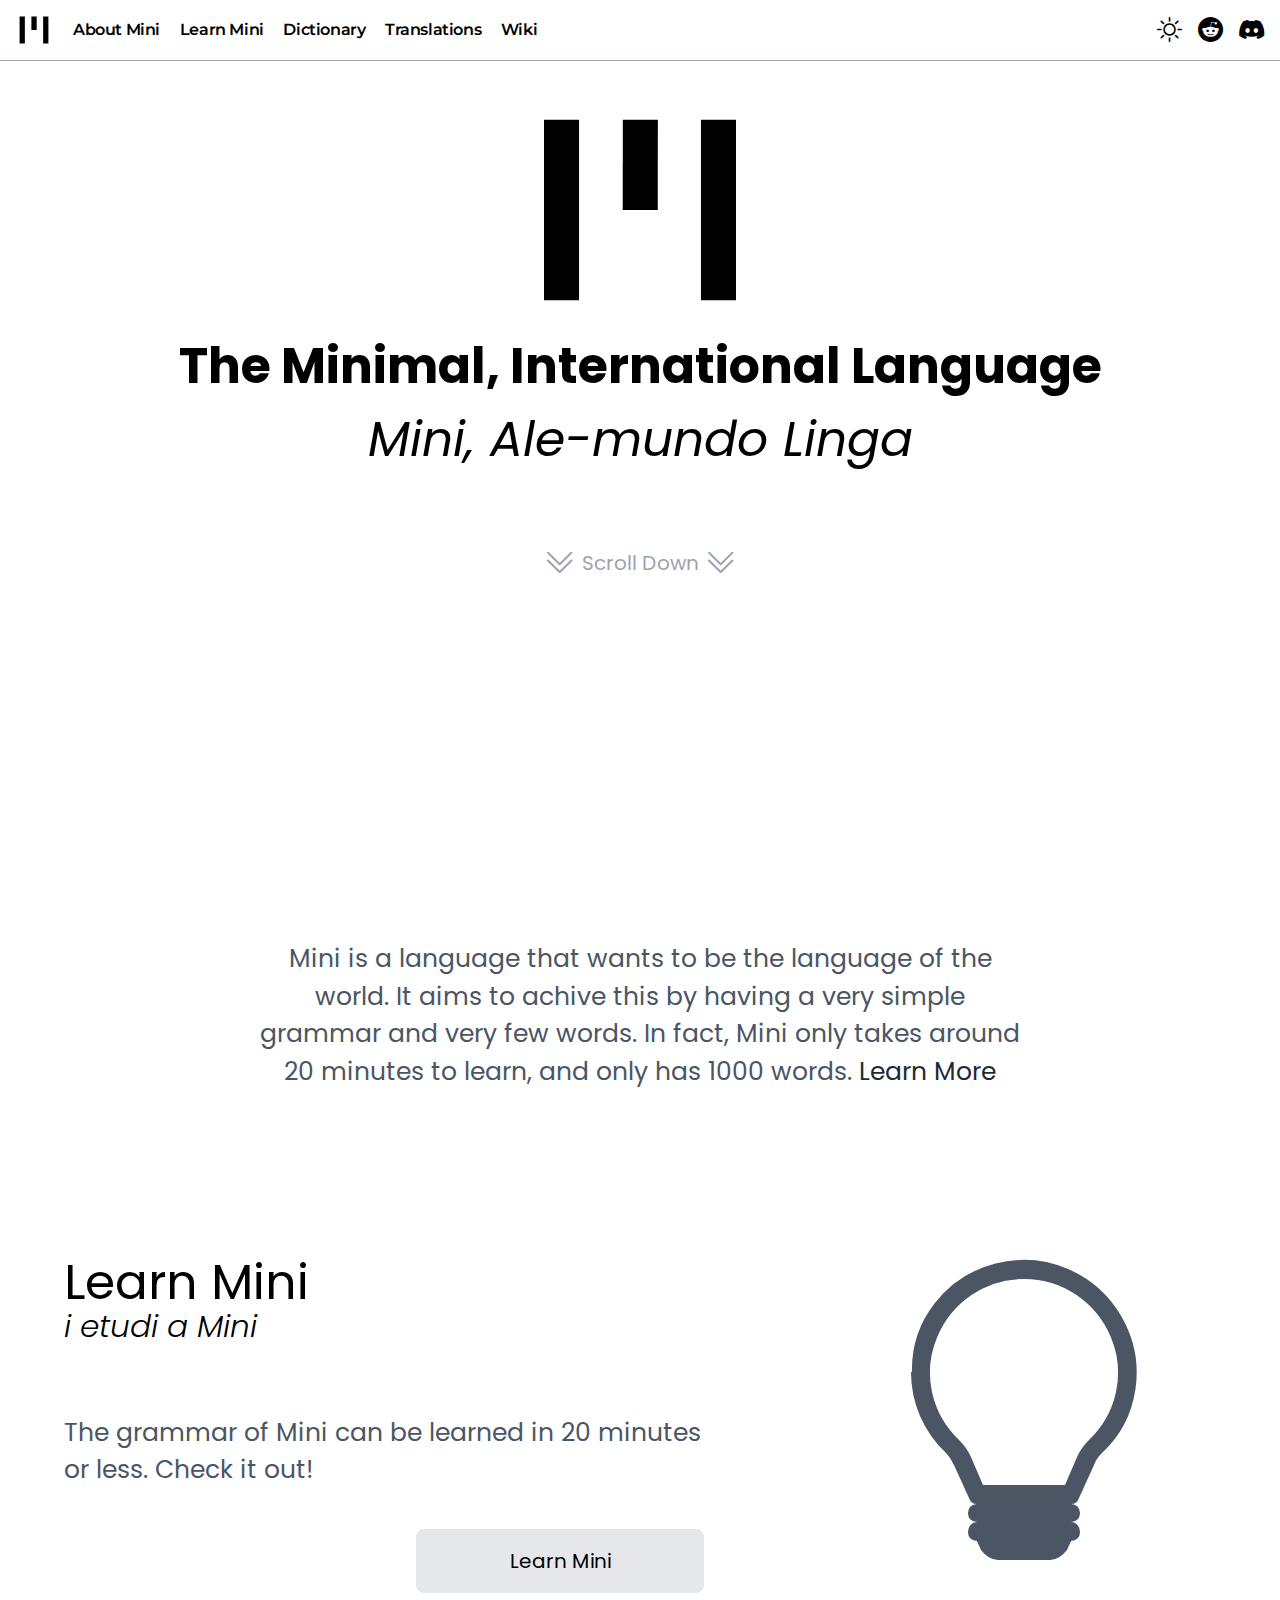
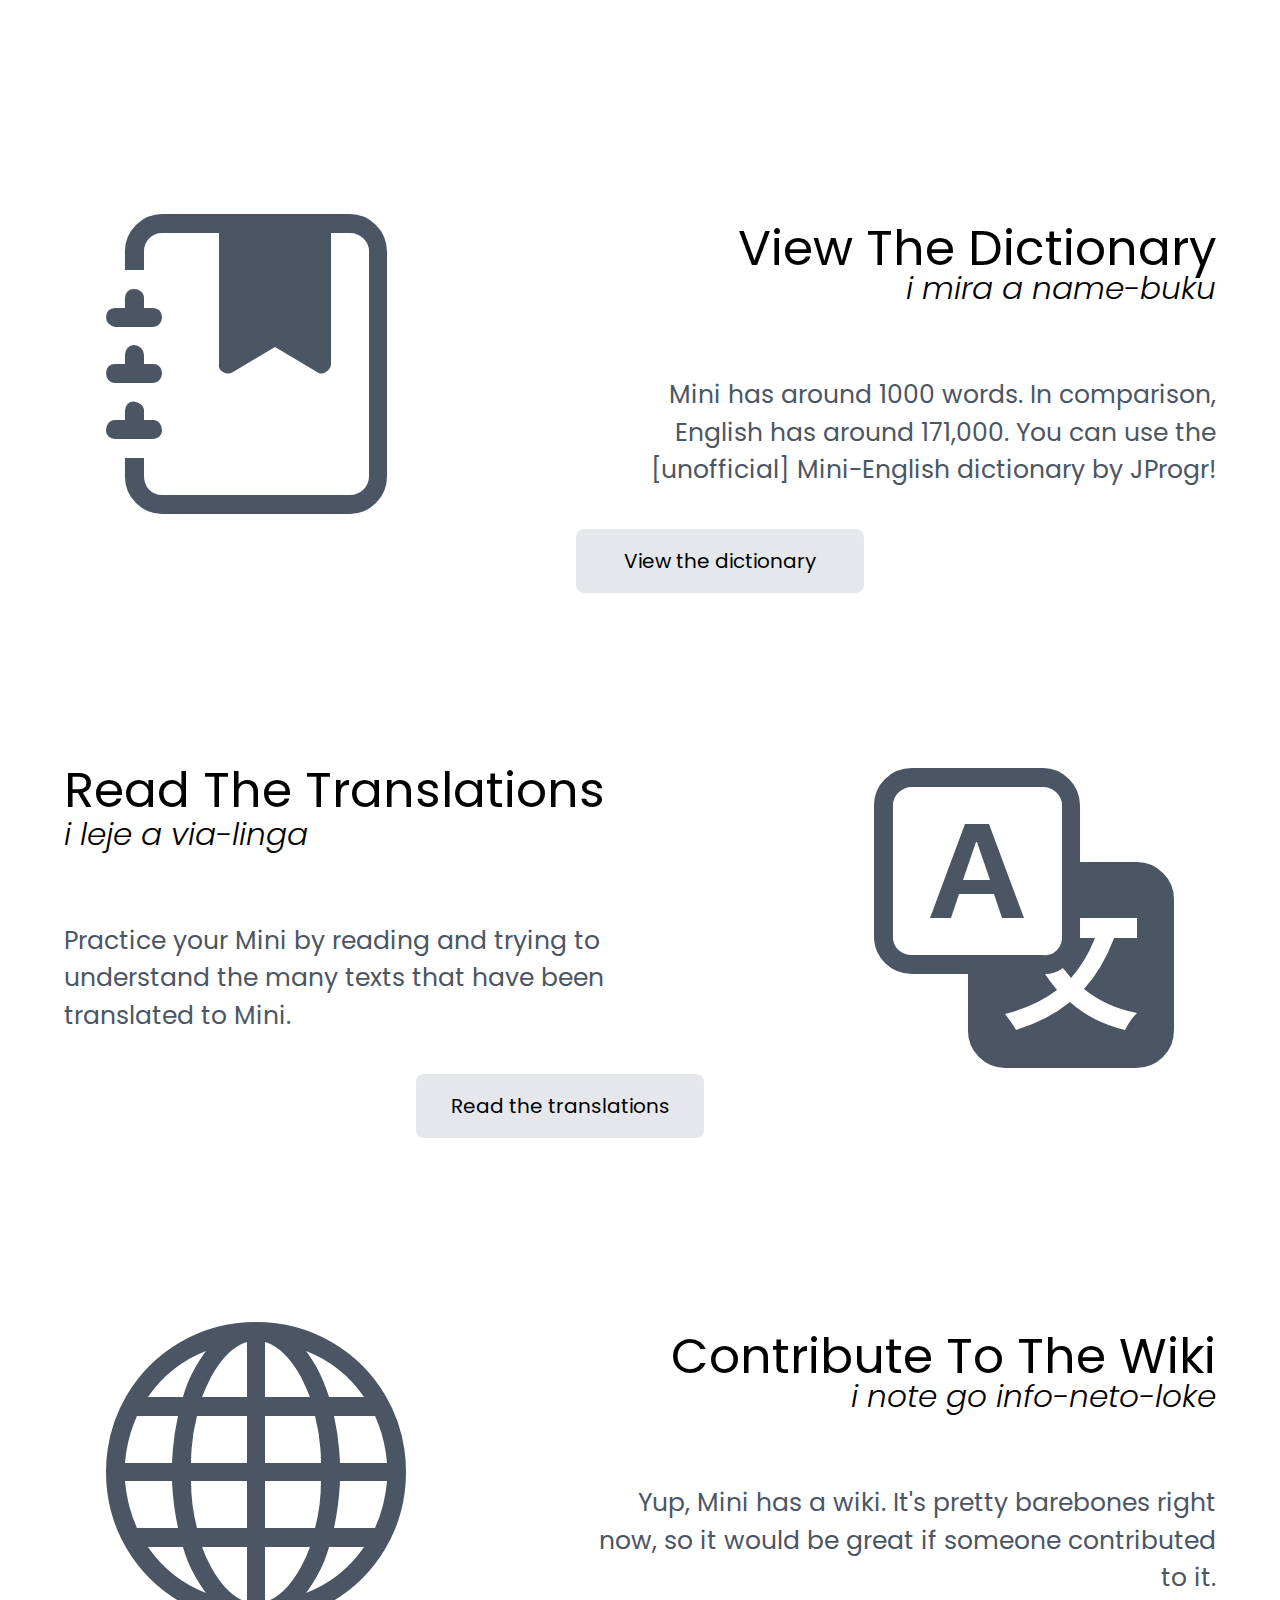
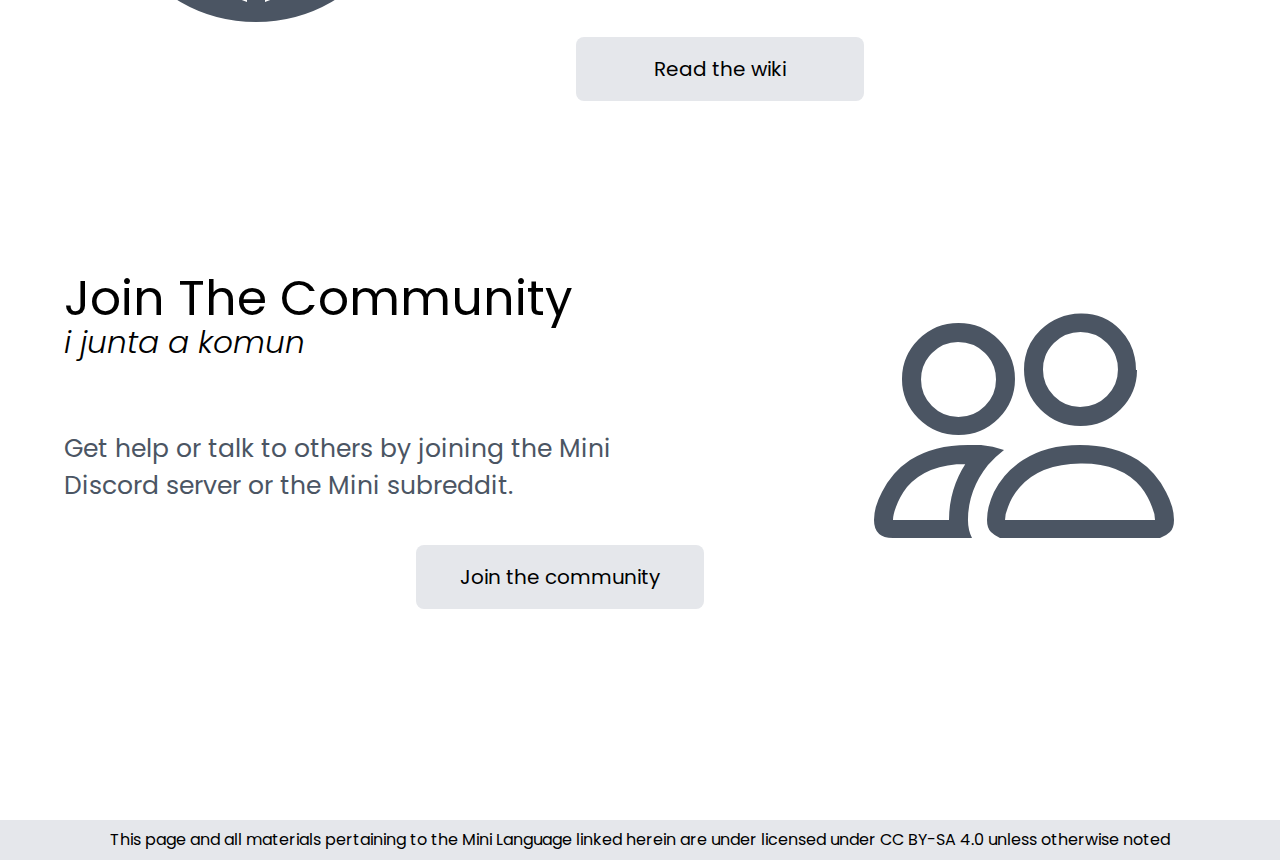
<file: index.html>
<!DOCTYPE html>
<html lang="en">

<head>
    <meta charset="UTF-8">
    <meta name="viewport" content="width=device-width, initial-scale=1.0">
    <link href="/css/output.css" rel="stylesheet">
    <link rel="stylesheet" href="https://cdn.jsdelivr.net/npm/bootstrap-icons@1.11.3/font/bootstrap-icons.min.css">
    <title>The Minimal, International Language</title>
    <link rel="icon" href="/favicon.svg" sizes="any" type="image/svg+xml" />
    <script>
        function refreshDarkMode() {
            if (localStorage.theme === 'dark' || (!('theme' in localStorage) && window.matchMedia('(prefers-color-scheme: dark)').matches)) {
                document.documentElement.classList.add('dark')
                document.querySelector("link[rel~='icon']").href = "/favicon-dark.svg";
                for (var v of document.getElementsByClassName('favicon')) {
                    v.src = "/favicon-dark.svg"
                }
                //                document.body.classList.push("dark")
                var colorSchemeSwitch = document.getElementById('color-scheme-switch')
                colorSchemeSwitch.classList.remove("bi-sun")
                colorSchemeSwitch.classList.add("bi-moon")
            } else {
                document.documentElement.classList.remove('dark')
                document.querySelector("link[rel~='icon']").href = "/favicon.svg";
                for (var v of document.getElementsByClassName('favicon')) {
                    v.src = "/favicon.svg"
                }
                document.documentElement.style.setProperty('color-scheme', 'only light')
                var colorSchemeSwitch = document.getElementById('color-scheme-switch')
                colorSchemeSwitch.classList.remove("bi-moon")
                colorSchemeSwitch.classList.add("bi-sun")
            }
        }
        refreshDarkMode()

        function switchColorSchemes() {
            if (localStorage.theme === 'dark') {
                localStorage.theme = 'light'
            }
            else {
                localStorage.theme = 'dark'
            }
            refreshDarkMode()
        }
    </script>
</head>



<body class="self-center align-middle text-center items-center overflow-x-hidden dark:bg-black">
    <div class=" text-left items-start fixed w-full">
        <ul class="bg-white dark:bg-black py-3">
                <li class="inline px-2 ps-4 tracking-tight montserrat-semibold align-middle dark:text-white"><a
                                href="/"> <img src="/favicon.svg" alt="Home"
                                        class="inline size-9 align-middle favicon"></a></li>
                <li class="inline px-2 tracking-tight montserrat-semibold align-middle dark:text-white"><a
                                href="/about"> About
                                Mini </a></li>
                <li class="inline px-2 tracking-tight montserrat-semibold align-middle disappearing dark:text-white"><a
                                href="/learn"> Learn
                                Mini </a></li>
                <li class="inline px-2 tracking-tight montserrat-semibold align-middle disappearing dark:text-white"><a
                                href="https://jprogr.github.io/buku-name"> Dictionary </a></li>
                <li class="inline px-2 tracking-tight montserrat-semibold align-middle disappearing dark:text-white"><a
                                href="/translations">
                                Translations </a></li>
                <li class="inline px-2 tracking-tight montserrat-semibold align-middle disappearing dark:text-white"><a
                                href="https://minilang.fandom.com/wiki/Mini_Wiki"> Wiki </a></li>

                <li class="inline px-2 pe-4 align-middle float-right "> <a href="https://discord.gg/ajA6Z4VrkJ"><i
                                        class="bi bi-discord text-2xl align-middle dark:text-white"></i></a></li>
                <li class="inline px-2 align-middle float-right "> <a href="https://www.reddit.com/r/MiniLang/"><i
                                        class="bi bi-reddit text-2xl align-middle dark:text-white"></i></a></li>
                <li class="inline px-2 align-middle float-right "> <button onclick="switchColorSchemes()" class="bg-transparent"><i
                                        id="color-scheme-switch"
                                        class="bi bi-sun text-2xl align-middle dark:text-white"></i></a></li>

        </ul>
        <hr class="border-0 bg-gray-400" style="height: 0.5px;">
</div>




<div class="w-full h-screen">
    <img src="/favicon.svg" alt="Home" class="inline align-middle favicon"
        style="width: 15rem; height: 15rem; margin-top: 7%" id="logo">
    <h1 class="poppins-bold text-2xl md:text-5xl dark:text-white">The Minimal, International Language</h1>
    <h1 class="poppins-italic text-2xl md:text-5xl dark:text-white">Mini, Ale-mundo Linga</h1>
    
    <div class=" mt-16 text-xl text-gray-400 dark:text-gray-600"><i
            class="bi bi-chevron-double-down inline text-3xl align-middle"></i>
        <p class="inline align-middle poppins-regular">Scroll Down</p> <i
            class="bi bi-chevron-double-down inline text-3xl align-middle"></i>
    </div>
    
</div>

<div class=" w-3/5 m-auto text-xl md:text-2xl poppins-regular text-gray-600 -mt-20 md:mt-10 dark:text-gray-400">
    <p>Mini is a language that wants to be the language of the world. It aims to achive this by having a very simple grammar and very few words. In fact, Mini only takes around 20 minutes to learn, and only has 1000 words. <a href="/about" class=" text-gray-800 dark:text-gray-200">Learn More</a></p>
</div>



<script>
    if (screen.width < 1200) {
        try {
            document.getElementById('logo').style.width = '7rem'
            document.getElementById('logo').style.height = '7rem'
            document.getElementById('logo').style.marginTop = '40%'
        }
        catch { }

        try {
            document.getElementById('logo2').style.width = '7rem'
            document.getElementById('logo2').style.height = '1rem'
            document.getElementById('logo2').style.marginTop = '40%'
        }
        catch { }
    }
</script>



<p> </p>
<div class="w-full mt-20">
    <div class="text-start ml-16 w-3/4 md:w-1/2 float-left mt-16 inline-block dark:text-white">
        <p class="text-3xl md:text-5xl poppins-regular -mb-5 leading-none">Learn Mini</p>
        <p class="text-2xl md:text-3xl poppins-lightitalic mt-4 disappearing">i etudi a Mini</p>
        <p class="text-1xl md:text-2xl text-gray-600 dark:text-gray-400 mt-8 md:mt-16 poppins-regular">
            The grammar of Mini can be learned in 20 minutes or less. Check it out!</p>
        <a class="text-base md:text-xl bg-gray-200 dark:bg-gray-800 w-48 md:w-72 h-12 md:h-16 mt-10 float-end rounded-lg poppins-regular text-center leading-[4rem]"
            href='/learn'>Learn Mini</a>
    </div>
    <i class="bi bi-lightbulb disappearing text-gray-600 dark:text-gray-400 mt-16 ml-16" style=" font-size: 300px"></i>
</div>

<p> </p>
<div class=" w-full float-left md:float-right mr-16 mt-20 dark:text-white">
    <div class=" text-start md:text-end ml-16 w-3/4 md:w-1/2 float-left md:float-right mt-16">
        <p class="text-3xl md:text-5xl poppins-regular -mb-5">View The Dictionary</p>
        <p class="text-2xl md:text-3xl poppins-lightitalic disappearing">i mira a name-buku</p>
        <p class="text-1xl md:text-2xl text-gray-600 dark:text-gray-400 mt-8 md:mt-16 poppins-regular">
            Mini has around 1000 words. In comparison, English has around 171,000. You can use the [unofficial] Mini-English dictionary by JProgr!</p>
        <a class="text-base md:text-xl bg-gray-200 dark:bg-gray-800 w-48 md:w-72 h-12 md:h-16 mt-10 md:float-start float-end rounded-lg poppins-regular text-center leading-[4rem]"
            href='https://jprogr.github.io/buku-name/'>View the dictionary</a>

    </div>
    <i class="bi bi-journal-bookmark-fill disappearing text-gray-600 dark:text-gray-400 mt-16 ml-16" style=" font-size: 300px"></i>
</div>

<p> </p>
<div class="w-full mt-20">
    <div class="text-start ml-16 w-3/4 md:w-1/2 float-left mt-16 inline-block dark:text-white">
        <p class="text-3xl md:text-5xl poppins-regular -mb-5 leading-none">Read The Translations</p>
        <p class="text-2xl md:text-3xl poppins-lightitalic mt-4 disappearing">i leje a via-linga</p>
        <p class="text-1xl md:text-2xl text-gray-600 dark:text-gray-400 mt-8 md:mt-16 poppins-regular">
            Practice your Mini by reading and trying to understand the many texts that have been translated to Mini.</p>
        <a class="text-base md:text-xl bg-gray-200 dark:bg-gray-800 w-48 md:w-72 h-12 md:h-16 mt-10 float-end rounded-lg poppins-regular text-center leading-[4rem]"
            href='/translations'>Read the translations</a>
    </div>
    <i class="bi bi-translate disappearing text-gray-600 dark:text-gray-400 mt-16 ml-16" style=" font-size: 300px"></i>
</div>

<p> </p>
<div class=" w-full float-left md:float-right mr-16 mt-20 dark:text-white">
    <div class=" text-start md:text-end ml-16 w-3/4 md:w-1/2 float-left md:float-right mt-16">
        <p class="text-3xl md:text-5xl poppins-regular -mb-5">Contribute To The Wiki</p>
        <p class="text-2xl md:text-3xl poppins-lightitalic disappearing">i note go info-neto-loke</p>
        <p class="text-1xl md:text-2xl text-gray-600 dark:text-gray-400 mt-8 md:mt-16 poppins-regular">
            Yup, Mini has a wiki. It's pretty barebones right now, so it would be great if someone contributed to it.</p>
        <a class="text-base md:text-xl bg-gray-200 dark:bg-gray-800 w-48 md:w-72 h-12 md:h-16 mt-10 md:float-start float-end rounded-lg poppins-regular text-center leading-[4rem]"
            href='https://minilang.fandom.com/wiki/Mini_Wiki'>Read the wiki</a>

    </div>
    <i class="bi bi-globe disappearing text-gray-600 dark:text-gray-400 mt-16 ml-16" style=" font-size: 300px"></i>
</div>

<p> </p>
<div class="w-full mt-20">
    <div class="text-start ml-16 w-3/4 md:w-1/2 float-left mt-16 inline-block dark:text-white">
        <p class="text-3xl md:text-5xl poppins-regular -mb-5 leading-none">Join The Community</p>
        <p class="text-2xl md:text-3xl poppins-lightitalic mt-4 disappearing">i junta a komun</p>
        <p class="text-1xl md:text-2xl text-gray-600 dark:text-gray-400 mt-8 md:mt-16 poppins-regular">
            Get help or talk to others by joining the Mini Discord server or the Mini subreddit.</p>
        <a class="text-base md:text-xl bg-gray-200 dark:bg-gray-800 w-48 md:w-72 h-12 md:h-16 mt-10 float-end rounded-lg poppins-regular text-center leading-[4rem]"
            href='https://discord.gg/ajA6Z4VrkJ'>Join the community</a>
    </div>
    <i class="bi bi-people disappearing text-gray-600 dark:text-gray-400 mt-16 ml-16" style=" font-size: 300px"></i>
</div>



<div
    class=" text-center mt-40 bg-gray-200 dark:bg-gray-800 poppins-regular text-xs md:text-base h-10 flex w-full items-center content-center justify-center">
    <p class="dark:text-white">This page and all materials pertaining to the Mini Language linked herein are under
        licensed under CC
        BY-SA 4.0 unless otherwise noted</p>
</div>

    

</body>

<script>
    if (screen.width < 768) {
        var disappearing = document.getElementsByClassName('disappearing')
        var i = 0
        while (i < disappearing.length) {
            disappearing.item(i).remove()
        }
    }
    refreshDarkMode()
</script>

</html>
</file>
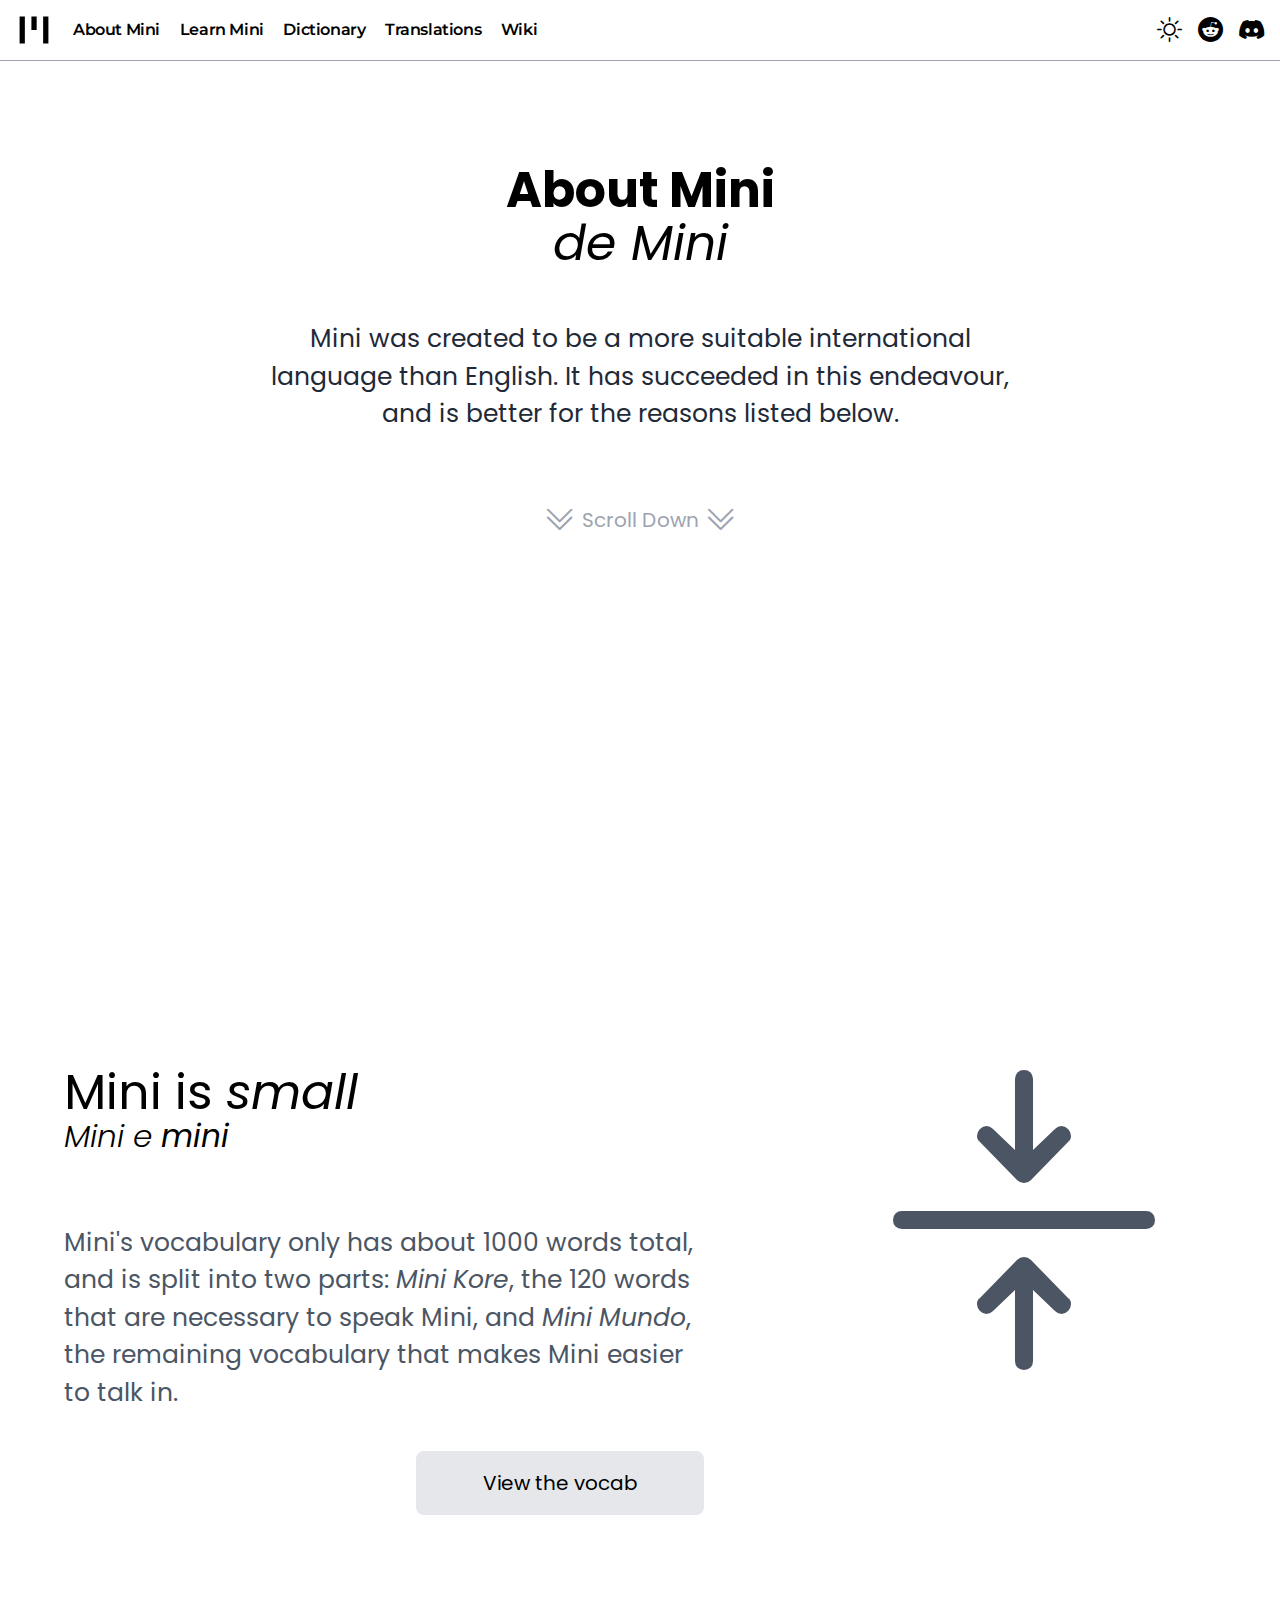
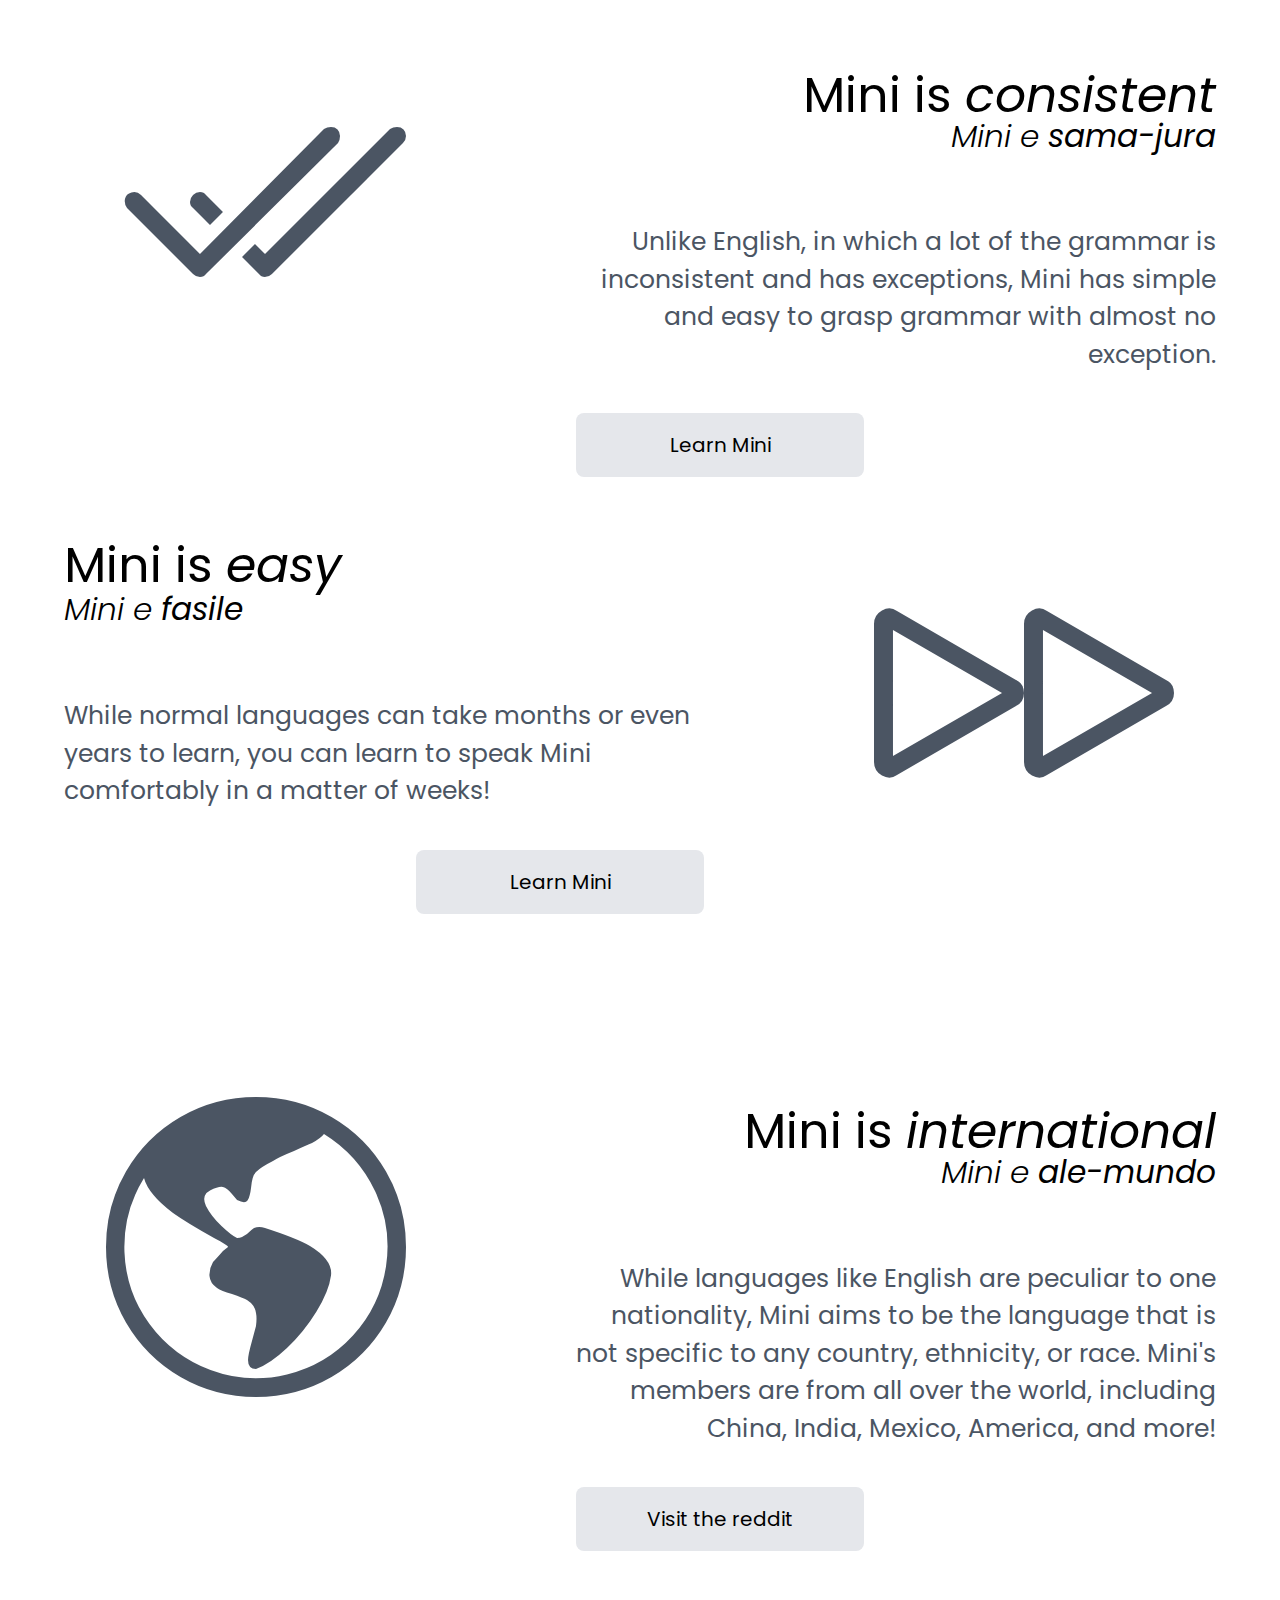
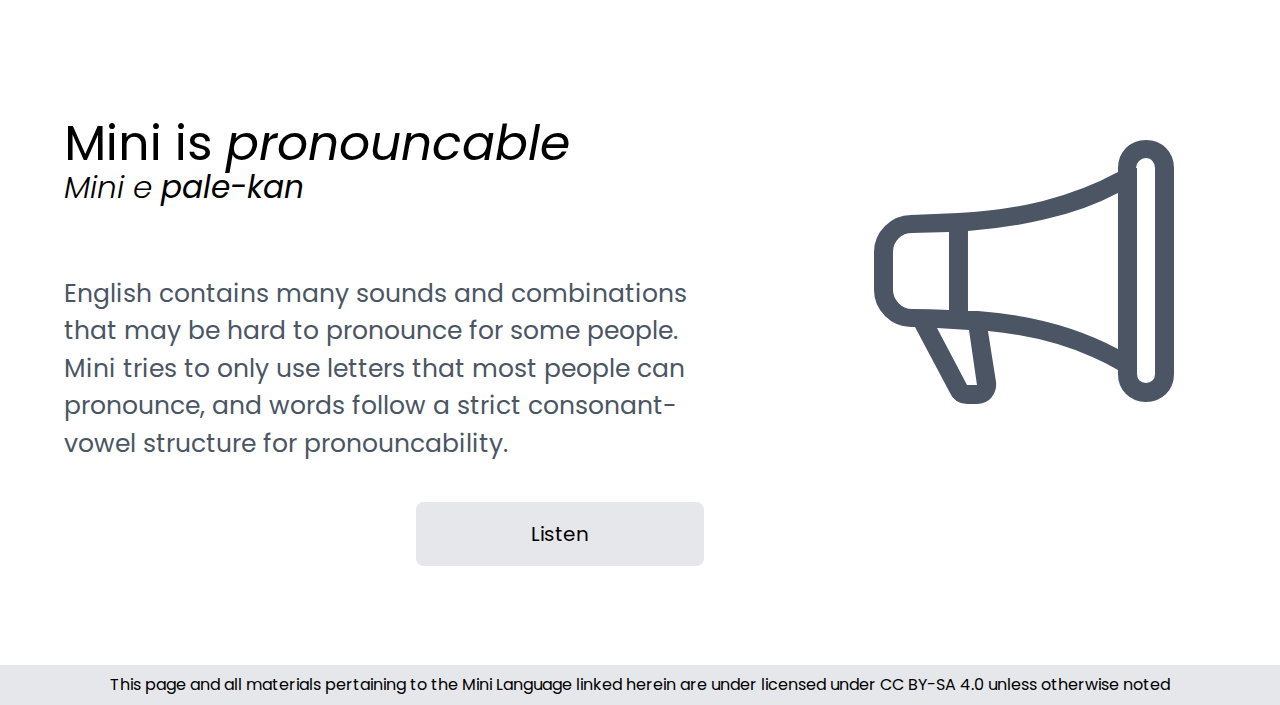
<file: about/index.html>
<!DOCTYPE html>
<html lang="en">

<head>
    <meta charset="UTF-8">
    <meta name="viewport" content="width=device-width, initial-scale=1.0">
    <link href="/css/output.css" rel="stylesheet">
    <link rel="stylesheet" href="https://cdn.jsdelivr.net/npm/bootstrap-icons@1.11.3/font/bootstrap-icons.min.css">
    <title>About Mini</title>
    <link rel="icon" href="/favicon.svg" sizes="any" type="image/svg+xml" />
    <script>
        function refreshDarkMode() {
            if (localStorage.theme === 'dark' || (!('theme' in localStorage) && window.matchMedia('(prefers-color-scheme: dark)').matches)) {
                document.documentElement.classList.add('dark')
                document.querySelector("link[rel~='icon']").href = "/favicon-dark.svg";
                for (var v of document.getElementsByClassName('favicon')) {
                    v.src = "/favicon-dark.svg"
                }
                //                document.body.classList.push("dark")
                var colorSchemeSwitch = document.getElementById('color-scheme-switch')
                colorSchemeSwitch.classList.remove("bi-sun")
                colorSchemeSwitch.classList.add("bi-moon")
            } else {
                document.documentElement.classList.remove('dark')
                document.querySelector("link[rel~='icon']").href = "/favicon.svg";
                for (var v of document.getElementsByClassName('favicon')) {
                    v.src = "/favicon.svg"
                }
                document.documentElement.style.setProperty('color-scheme', 'only light')
                var colorSchemeSwitch = document.getElementById('color-scheme-switch')
                colorSchemeSwitch.classList.remove("bi-moon")
                colorSchemeSwitch.classList.add("bi-sun")
            }
        }
        refreshDarkMode()

        function switchColorSchemes() {
            if (localStorage.theme === 'dark') {
                localStorage.theme = 'light'
            }
            else {
                localStorage.theme = 'dark'
            }
            refreshDarkMode()
        }
    </script>
</head>



<body class="self-center align-middle text-center items-center overflow-x-hidden dark:bg-black">
    <div class=" text-left items-start fixed w-full">
        <ul class="bg-white dark:bg-black py-3">
                <li class="inline px-2 ps-4 tracking-tight montserrat-semibold align-middle dark:text-white"><a
                                href="/"> <img src="/favicon.svg" alt="Home"
                                        class="inline size-9 align-middle favicon"></a></li>
                <li class="inline px-2 tracking-tight montserrat-semibold align-middle dark:text-white"><a
                                href="/about"> About
                                Mini </a></li>
                <li class="inline px-2 tracking-tight montserrat-semibold align-middle disappearing dark:text-white"><a
                                href="/learn"> Learn
                                Mini </a></li>
                <li class="inline px-2 tracking-tight montserrat-semibold align-middle disappearing dark:text-white"><a
                                href="https://jprogr.github.io/buku-name"> Dictionary </a></li>
                <li class="inline px-2 tracking-tight montserrat-semibold align-middle disappearing dark:text-white"><a
                                href="/translations">
                                Translations </a></li>
                <li class="inline px-2 tracking-tight montserrat-semibold align-middle disappearing dark:text-white"><a
                                href="https://minilang.fandom.com/wiki/Mini_Wiki"> Wiki </a></li>

                <li class="inline px-2 pe-4 align-middle float-right "> <a href="https://discord.gg/ajA6Z4VrkJ"><i
                                        class="bi bi-discord text-2xl align-middle dark:text-white"></i></a></li>
                <li class="inline px-2 align-middle float-right "> <a href="https://www.reddit.com/r/MiniLang/"><i
                                        class="bi bi-reddit text-2xl align-middle dark:text-white"></i></a></li>
                <li class="inline px-2 align-middle float-right "> <button onclick="switchColorSchemes()" class="bg-transparent"><i
                                        id="color-scheme-switch"
                                        class="bi bi-sun text-2xl align-middle dark:text-white"></i></a></li>

        </ul>
        <hr class="border-0 bg-gray-400" style="height: 0.5px;">
</div>




<div class="w-full h-screen">
    <img class="inline align-middle opacity-0" style="width: 15rem; height: 4rem; margin-top: 7%" id="logo2">
    <h1 class="poppins-bold text-2xl md:text-5xl dark:text-white">About Mini</h1>
    <h1 class="poppins-italic text-2xl md:text-5xl -mt-3 md:-mt-5 dark:text-white">de Mini</h1>
    <div class=" w-3/5 m-auto text-xl md:text-2xl poppins-regular text-gray-800 dark:text-gray-200 mt-10">
        <p>Mini was created to be a more suitable international language than English. It has succeeded in this endeavour, and is better for the reasons listed below.</p>
    </div>
    
    <div class=" mt-16 text-xl text-gray-400 dark:text-gray-600"><i
            class="bi bi-chevron-double-down inline text-3xl align-middle"></i>
        <p class="inline align-middle poppins-regular">Scroll Down</p> <i
            class="bi bi-chevron-double-down inline text-3xl align-middle"></i>
    </div>
    
</div>


<script>
    if (screen.width < 1200) {
        try {
            document.getElementById('logo').style.width = '7rem'
            document.getElementById('logo').style.height = '7rem'
            document.getElementById('logo').style.marginTop = '40%'
        }
        catch { }

        try {
            document.getElementById('logo2').style.width = '7rem'
            document.getElementById('logo2').style.height = '1rem'
            document.getElementById('logo2').style.marginTop = '40%'
        }
        catch { }
    }
</script>



<p> </p>
<div class="w-full mt-20">
    <div class="text-start ml-16 w-3/4 md:w-1/2 float-left mt-16 inline-block dark:text-white">
        <p class="text-3xl md:text-5xl poppins-regular -mb-5 leading-none">Mini is <i>small</i></p>
        <p class="text-2xl md:text-3xl poppins-lightitalic mt-4 disappearing">Mini e <strong>mini</strong></p>
        <p class="text-1xl md:text-2xl text-gray-600 dark:text-gray-400 mt-8 md:mt-16 poppins-regular">
            Mini's vocabulary only has about 1000 words total, and is split into two parts: <i>Mini Kore</i>, the 120 words that are necessary to speak Mini, and <i>Mini Mundo</i>, the remaining vocabulary that makes Mini easier to talk in.</p>
        <a class="text-base md:text-xl bg-gray-200 dark:bg-gray-800 w-48 md:w-72 h-12 md:h-16 mt-10 float-end rounded-lg poppins-regular text-center leading-[4rem]"
            href='https://jprogr.github.io/buku-name/'>View the vocab</a>
    </div>
    <i class="bi bi-arrows-collapse disappearing text-gray-600 dark:text-gray-400 mt-16 ml-16" style=" font-size: 300px"></i>
</div>

<p> </p>
<div class=" w-full float-left md:float-right mr-16 mt-20 dark:text-white">
    <div class=" text-start md:text-end ml-16 w-3/4 md:w-1/2 float-left md:float-right mt-16">
        <p class="text-3xl md:text-5xl poppins-regular -mb-5">Mini is <i>consistent</i></p>
        <p class="text-2xl md:text-3xl poppins-lightitalic disappearing">Mini e <strong>sama-jura</strong></p>
        <p class="text-1xl md:text-2xl text-gray-600 dark:text-gray-400 mt-8 md:mt-16 poppins-regular">
            Unlike English, in which a lot of the grammar is inconsistent and has exceptions, Mini has simple and easy to grasp grammar with almost no exception.</p>
        <a class="text-base md:text-xl bg-gray-200 dark:bg-gray-800 w-48 md:w-72 h-12 md:h-16 mt-10 md:float-start float-end rounded-lg poppins-regular text-center leading-[4rem]"
            href='/learn'>Learn Mini</a>

    </div>
    <i class="bi bi-check2-all disappearing text-gray-600 dark:text-gray-400 mt-16 ml-16" style=" font-size: 300px"></i>
</div>

<p> </p>
<div class="w-full mt-20">
    <div class="text-start ml-16 w-3/4 md:w-1/2 float-left mt-16 inline-block dark:text-white">
        <p class="text-3xl md:text-5xl poppins-regular -mb-5 leading-none">Mini is <i>easy</i></p>
        <p class="text-2xl md:text-3xl poppins-lightitalic mt-4 disappearing">Mini e <strong>fasile</strong></p>
        <p class="text-1xl md:text-2xl text-gray-600 dark:text-gray-400 mt-8 md:mt-16 poppins-regular">
            While normal languages can take months or even years to learn, you can learn to speak Mini comfortably in a matter of weeks!</p>
        <a class="text-base md:text-xl bg-gray-200 dark:bg-gray-800 w-48 md:w-72 h-12 md:h-16 mt-10 float-end rounded-lg poppins-regular text-center leading-[4rem]"
            href='https://jprogr.github.io/mini-lessons'>Learn Mini</a>
    </div>
    <i class="bi bi-fast-forward disappearing text-gray-600 dark:text-gray-400 mt-16 ml-16" style=" font-size: 300px"></i>
</div>

<p> </p>
<div class=" w-full float-left md:float-right mr-16 mt-20 dark:text-white">
    <div class=" text-start md:text-end ml-16 w-3/4 md:w-1/2 float-left md:float-right mt-16">
        <p class="text-3xl md:text-5xl poppins-regular -mb-5">Mini is <i>international</i></p>
        <p class="text-2xl md:text-3xl poppins-lightitalic disappearing">Mini e <strong>ale-mundo</strong></p>
        <p class="text-1xl md:text-2xl text-gray-600 dark:text-gray-400 mt-8 md:mt-16 poppins-regular">
            While languages like English are peculiar to one nationality, Mini aims to be the language that is not specific to any country, ethnicity, or race. Mini's members are from all over the world, including China, India, Mexico, America, and more!</p>
        <a class="text-base md:text-xl bg-gray-200 dark:bg-gray-800 w-48 md:w-72 h-12 md:h-16 mt-10 md:float-start float-end rounded-lg poppins-regular text-center leading-[4rem]"
            href='https://www.reddit.com/r/MiniLang/'>Visit the reddit</a>

    </div>
    <i class="bi bi-globe-americas disappearing text-gray-600 dark:text-gray-400 mt-16 ml-16" style=" font-size: 300px"></i>
</div>

<p> </p>
<div class="w-full mt-20">
    <div class="text-start ml-16 w-3/4 md:w-1/2 float-left mt-16 inline-block dark:text-white">
        <p class="text-3xl md:text-5xl poppins-regular -mb-5 leading-none">Mini is <i>pronouncable</i></p>
        <p class="text-2xl md:text-3xl poppins-lightitalic mt-4 disappearing">Mini e <strong>pale-kan</strong></p>
        <p class="text-1xl md:text-2xl text-gray-600 dark:text-gray-400 mt-8 md:mt-16 poppins-regular">
            English contains many sounds and combinations that may be hard to pronounce for some people. Mini tries to only use letters that most people can pronounce, and words follow a strict consonant-vowel structure for pronouncability.</p>
        <a class="text-base md:text-xl bg-gray-200 dark:bg-gray-800 w-48 md:w-72 h-12 md:h-16 mt-10 float-end rounded-lg poppins-regular text-center leading-[4rem]"
            href='https://jprogr.github.io/buku-name'>Listen</a>
    </div>
    <i class="bi bi-megaphone disappearing text-gray-600 dark:text-gray-400 mt-16 ml-16" style=" font-size: 300px"></i>
</div>



<div
    class=" text-center mt-40 bg-gray-200 dark:bg-gray-800 poppins-regular text-xs md:text-base h-10 flex w-full items-center content-center justify-center">
    <p class="dark:text-white">This page and all materials pertaining to the Mini Language linked herein are under
        licensed under CC
        BY-SA 4.0 unless otherwise noted</p>
</div>

    

</body>

<script>
    if (screen.width < 768) {
        var disappearing = document.getElementsByClassName('disappearing')
        var i = 0
        while (i < disappearing.length) {
            disappearing.item(i).remove()
        }
    }
    refreshDarkMode()
</script>

</html>
</file>
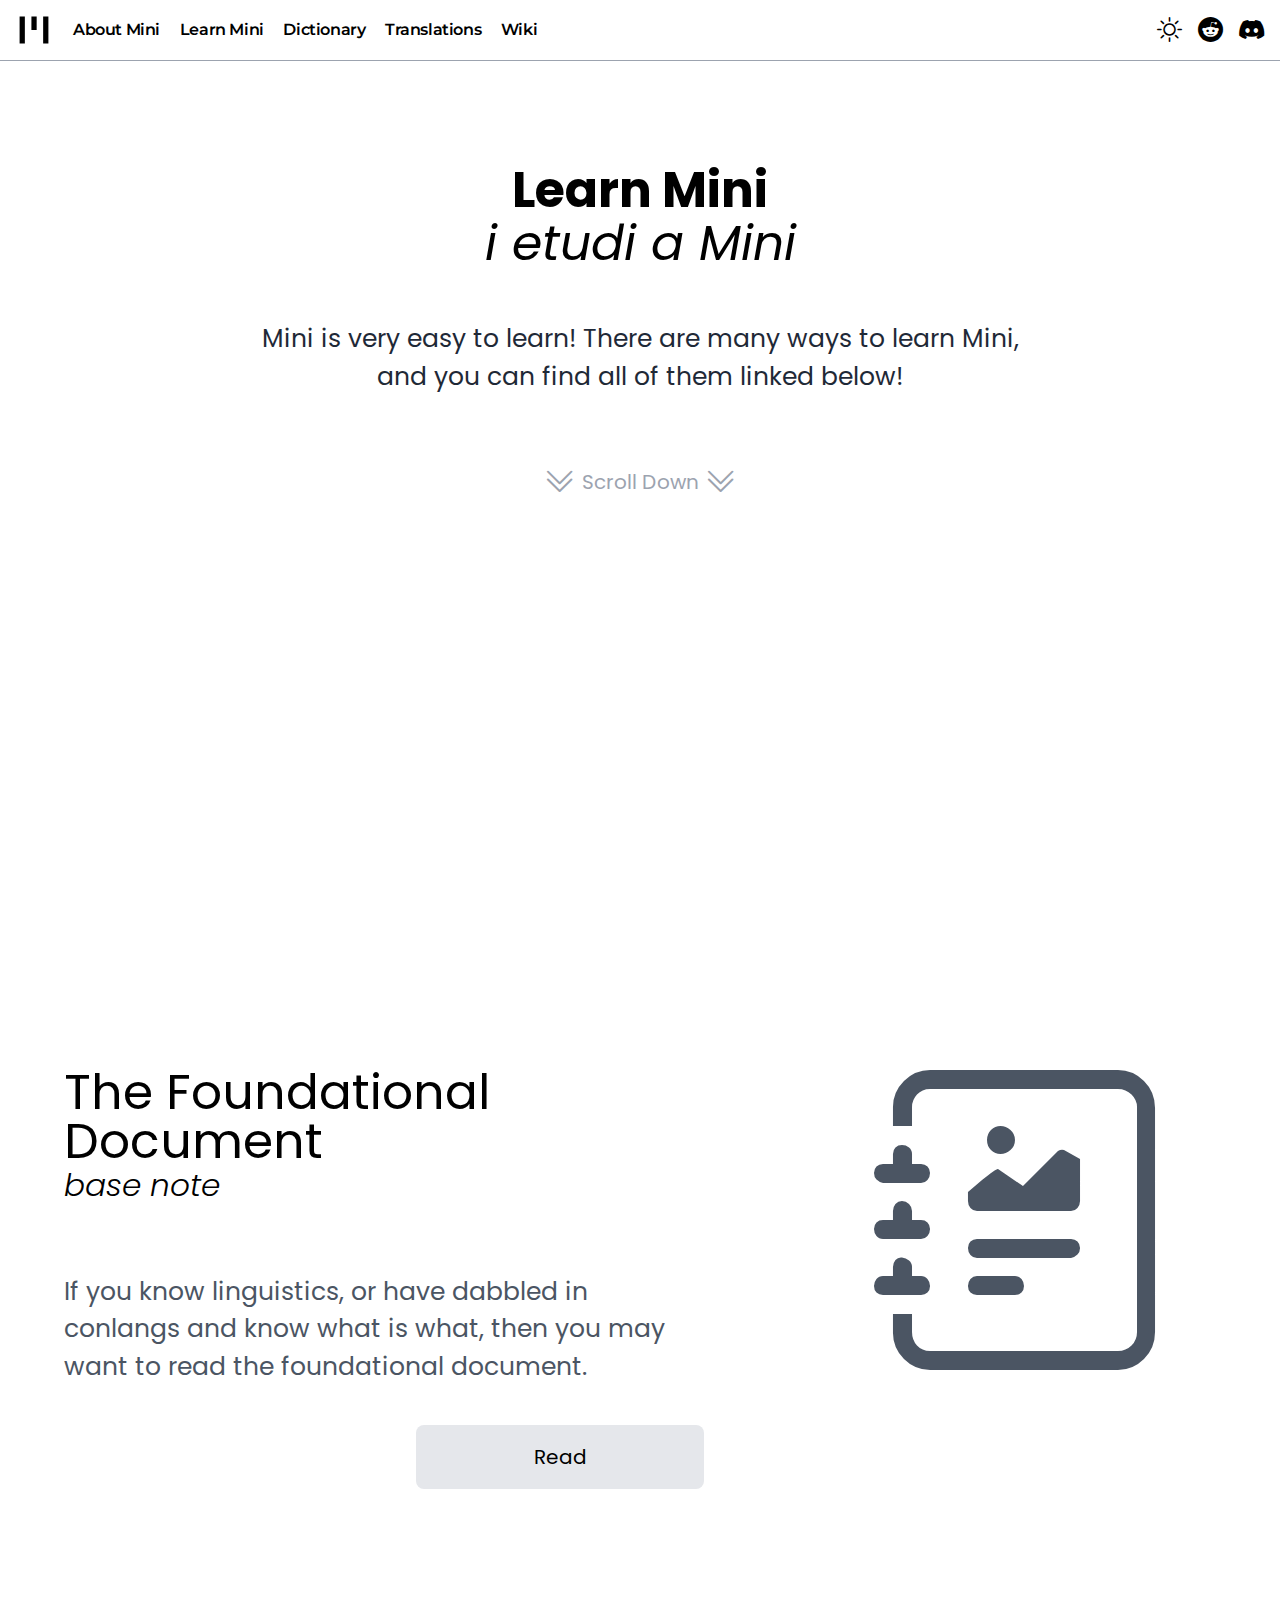
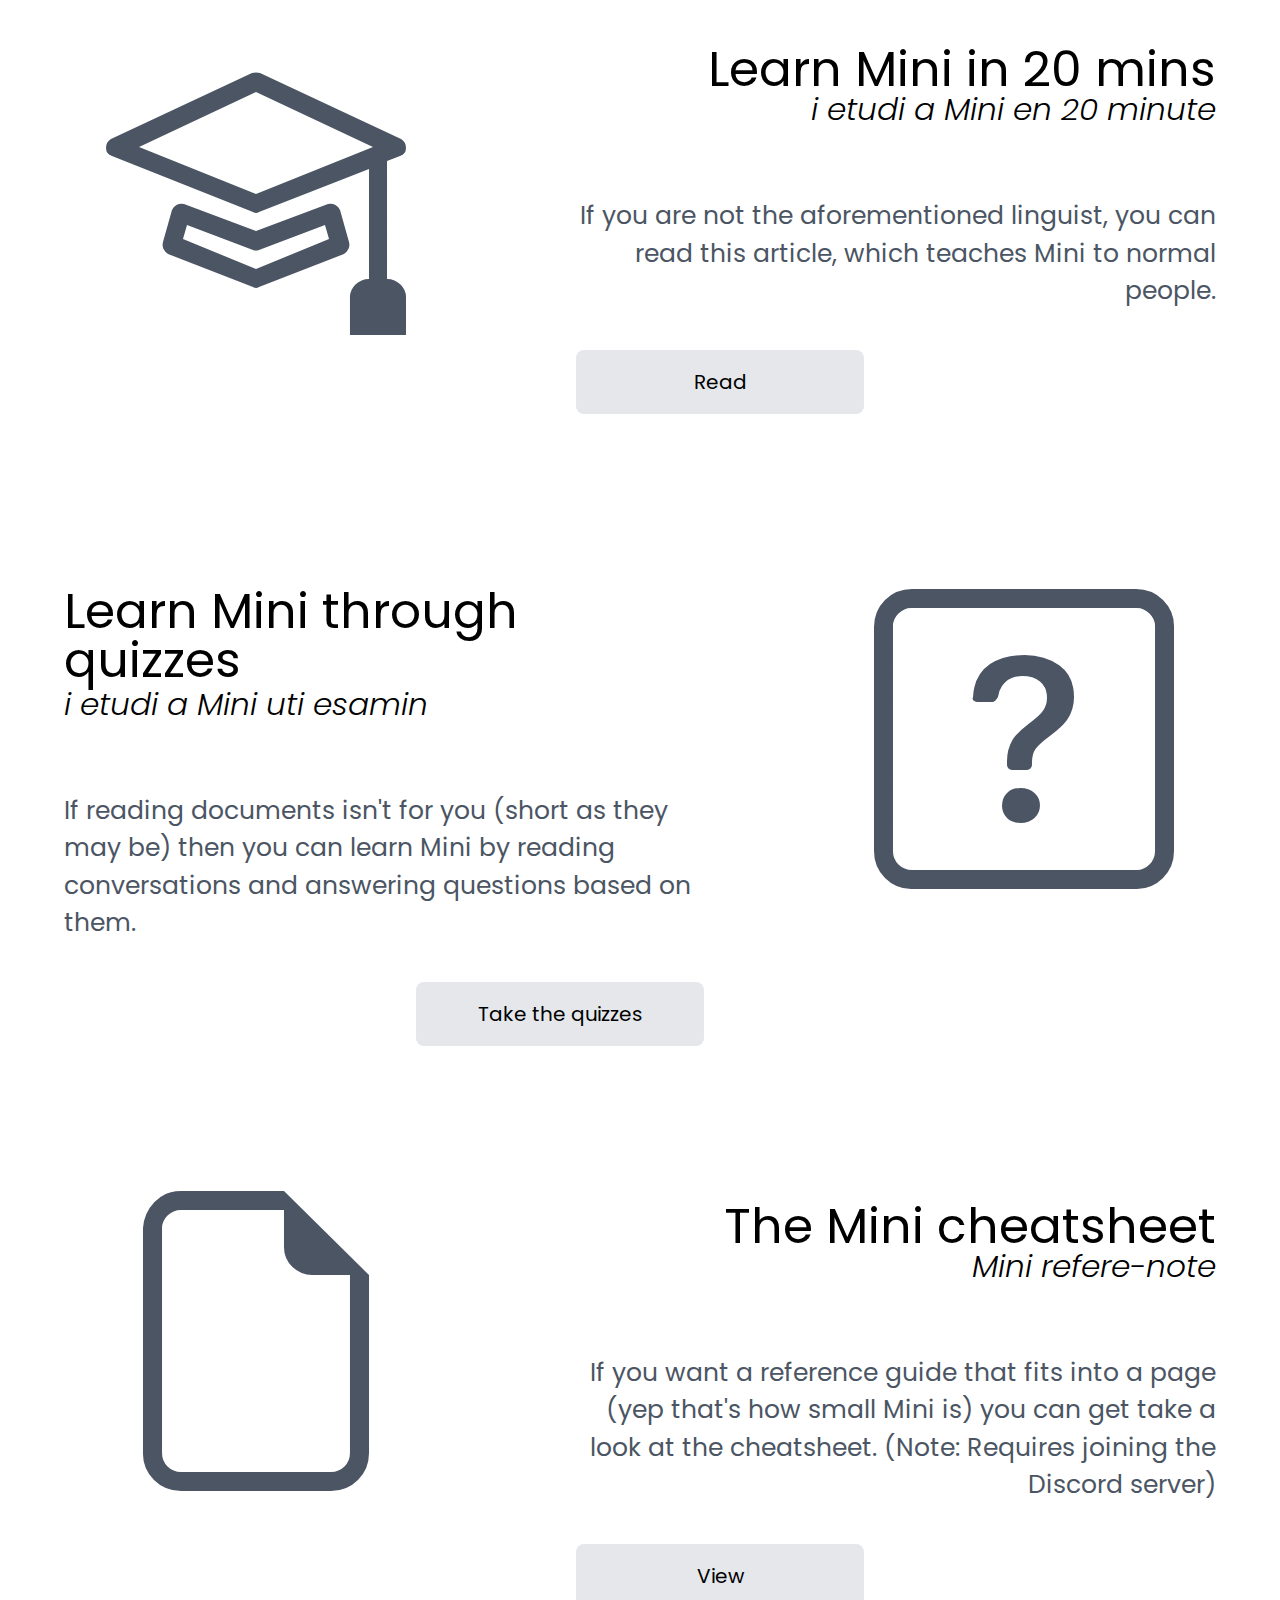
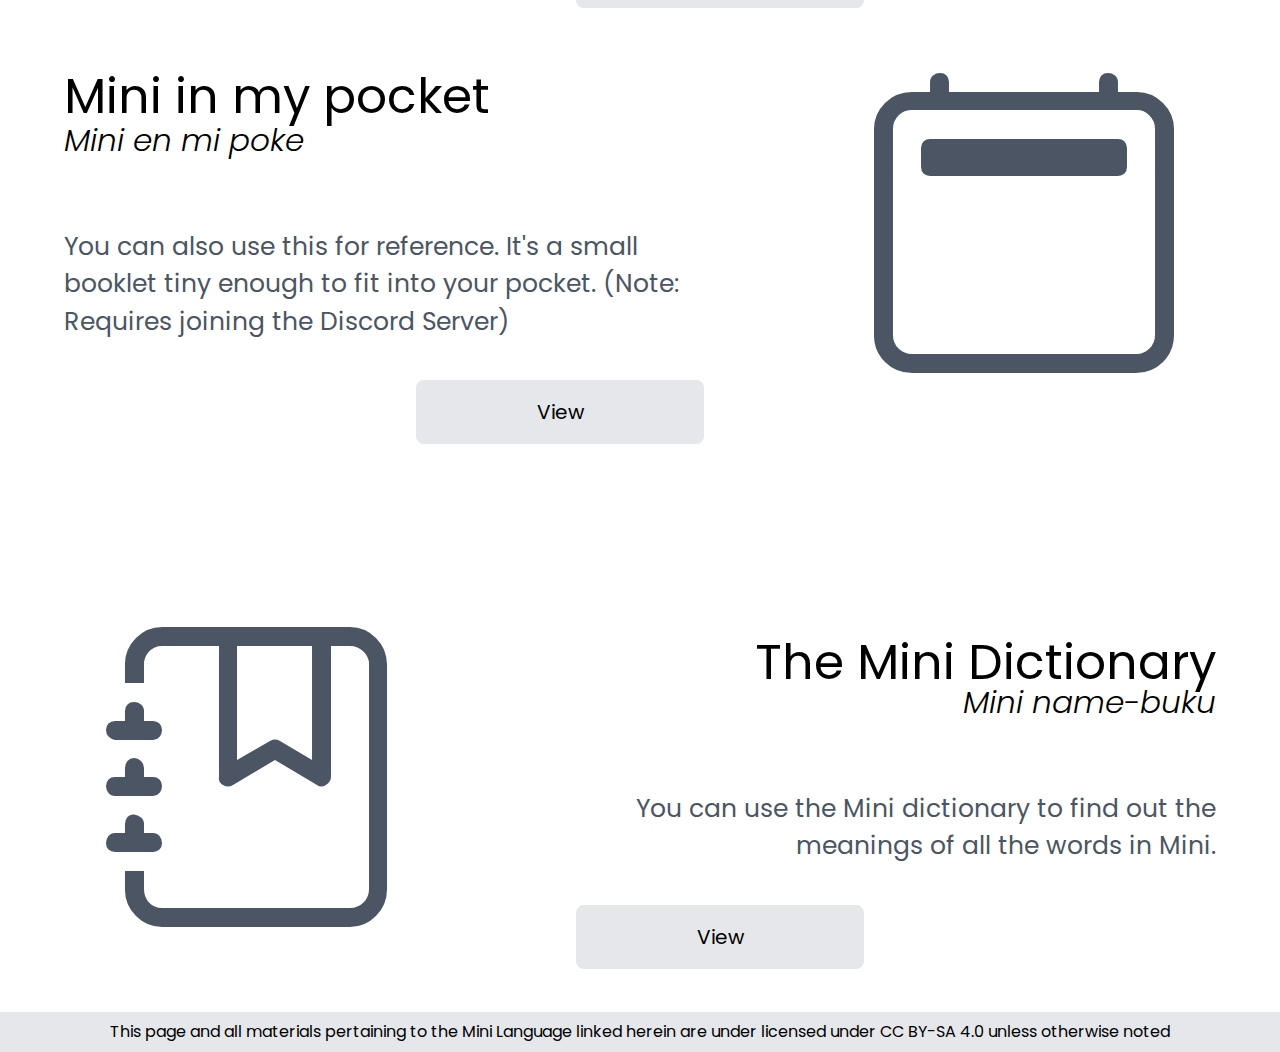
<file: learn/index.html>
<!DOCTYPE html>
<html lang="en">

<head>
    <meta charset="UTF-8">
    <meta name="viewport" content="width=device-width, initial-scale=1.0">
    <link href="/css/output.css" rel="stylesheet">
    <link rel="stylesheet" href="https://cdn.jsdelivr.net/npm/bootstrap-icons@1.11.3/font/bootstrap-icons.min.css">
    <title>Learn Mini</title>
    <link rel="icon" href="/favicon.svg" sizes="any" type="image/svg+xml" />
    <script>
        function refreshDarkMode() {
            if (localStorage.theme === 'dark' || (!('theme' in localStorage) && window.matchMedia('(prefers-color-scheme: dark)').matches)) {
                document.documentElement.classList.add('dark')
                document.querySelector("link[rel~='icon']").href = "/favicon-dark.svg";
                for (var v of document.getElementsByClassName('favicon')) {
                    v.src = "/favicon-dark.svg"
                }
                //                document.body.classList.push("dark")
                var colorSchemeSwitch = document.getElementById('color-scheme-switch')
                colorSchemeSwitch.classList.remove("bi-sun")
                colorSchemeSwitch.classList.add("bi-moon")
            } else {
                document.documentElement.classList.remove('dark')
                document.querySelector("link[rel~='icon']").href = "/favicon.svg";
                for (var v of document.getElementsByClassName('favicon')) {
                    v.src = "/favicon.svg"
                }
                document.documentElement.style.setProperty('color-scheme', 'only light')
                var colorSchemeSwitch = document.getElementById('color-scheme-switch')
                colorSchemeSwitch.classList.remove("bi-moon")
                colorSchemeSwitch.classList.add("bi-sun")
            }
        }
        refreshDarkMode()

        function switchColorSchemes() {
            if (localStorage.theme === 'dark') {
                localStorage.theme = 'light'
            }
            else {
                localStorage.theme = 'dark'
            }
            refreshDarkMode()
        }
    </script>
</head>



<body class="self-center align-middle text-center items-center overflow-x-hidden dark:bg-black">
    <div class=" text-left items-start fixed w-full">
        <ul class="bg-white dark:bg-black py-3">
                <li class="inline px-2 ps-4 tracking-tight montserrat-semibold align-middle dark:text-white"><a
                                href="/"> <img src="/favicon.svg" alt="Home"
                                        class="inline size-9 align-middle favicon"></a></li>
                <li class="inline px-2 tracking-tight montserrat-semibold align-middle dark:text-white"><a
                                href="/about"> About
                                Mini </a></li>
                <li class="inline px-2 tracking-tight montserrat-semibold align-middle disappearing dark:text-white"><a
                                href="/learn"> Learn
                                Mini </a></li>
                <li class="inline px-2 tracking-tight montserrat-semibold align-middle disappearing dark:text-white"><a
                                href="https://jprogr.github.io/buku-name"> Dictionary </a></li>
                <li class="inline px-2 tracking-tight montserrat-semibold align-middle disappearing dark:text-white"><a
                                href="/translations">
                                Translations </a></li>
                <li class="inline px-2 tracking-tight montserrat-semibold align-middle disappearing dark:text-white"><a
                                href="https://minilang.fandom.com/wiki/Mini_Wiki"> Wiki </a></li>

                <li class="inline px-2 pe-4 align-middle float-right "> <a href="https://discord.gg/ajA6Z4VrkJ"><i
                                        class="bi bi-discord text-2xl align-middle dark:text-white"></i></a></li>
                <li class="inline px-2 align-middle float-right "> <a href="https://www.reddit.com/r/MiniLang/"><i
                                        class="bi bi-reddit text-2xl align-middle dark:text-white"></i></a></li>
                <li class="inline px-2 align-middle float-right "> <button onclick="switchColorSchemes()" class="bg-transparent"><i
                                        id="color-scheme-switch"
                                        class="bi bi-sun text-2xl align-middle dark:text-white"></i></a></li>

        </ul>
        <hr class="border-0 bg-gray-400" style="height: 0.5px;">
</div>




<div class="w-full h-screen">
    <img class="inline align-middle opacity-0" style="width: 15rem; height: 4rem; margin-top: 7%" id="logo2">
    <h1 class="poppins-bold text-2xl md:text-5xl dark:text-white">Learn Mini</h1>
    <h1 class="poppins-italic text-2xl md:text-5xl -mt-3 md:-mt-5 dark:text-white">i etudi a Mini</h1>
    <div class=" w-3/5 m-auto text-xl md:text-2xl poppins-regular text-gray-800 dark:text-gray-200 mt-10">
        <p>Mini is very easy to learn! There are many ways to learn Mini, and you can find all of them linked below!</p>
    </div>
    
    <div class=" mt-16 text-xl text-gray-400 dark:text-gray-600"><i
            class="bi bi-chevron-double-down inline text-3xl align-middle"></i>
        <p class="inline align-middle poppins-regular">Scroll Down</p> <i
            class="bi bi-chevron-double-down inline text-3xl align-middle"></i>
    </div>
    
</div>


<script>
    if (screen.width < 1200) {
        try {
            document.getElementById('logo').style.width = '7rem'
            document.getElementById('logo').style.height = '7rem'
            document.getElementById('logo').style.marginTop = '40%'
        }
        catch { }

        try {
            document.getElementById('logo2').style.width = '7rem'
            document.getElementById('logo2').style.height = '1rem'
            document.getElementById('logo2').style.marginTop = '40%'
        }
        catch { }
    }
</script>



<p> </p>
<div class="w-full mt-20">
    <div class="text-start ml-16 w-3/4 md:w-1/2 float-left mt-16 inline-block dark:text-white">
        <p class="text-3xl md:text-5xl poppins-regular -mb-5 leading-none">The Foundational Document</p>
        <p class="text-2xl md:text-3xl poppins-lightitalic mt-4 disappearing">base note</p>
        <p class="text-1xl md:text-2xl text-gray-600 dark:text-gray-400 mt-8 md:mt-16 poppins-regular">
            If you know linguistics, or have dabbled in conlangs and know what is what, then you may want to read the foundational document.</p>
        <a class="text-base md:text-xl bg-gray-200 dark:bg-gray-800 w-48 md:w-72 h-12 md:h-16 mt-10 float-end rounded-lg poppins-regular text-center leading-[4rem]"
            href='https://minilanguage.medium.com/mini-the-minimal-language-3f3710e28166'>Read</a>
    </div>
    <i class="bi bi-journal-richtext disappearing text-gray-600 dark:text-gray-400 mt-16 ml-16" style=" font-size: 300px"></i>
</div>

<p> </p>
<div class=" w-full float-left md:float-right mr-16 mt-20 dark:text-white">
    <div class=" text-start md:text-end ml-16 w-3/4 md:w-1/2 float-left md:float-right mt-16">
        <p class="text-3xl md:text-5xl poppins-regular -mb-5">Learn Mini in 20 mins</p>
        <p class="text-2xl md:text-3xl poppins-lightitalic disappearing">i etudi a Mini en 20 minute</p>
        <p class="text-1xl md:text-2xl text-gray-600 dark:text-gray-400 mt-8 md:mt-16 poppins-regular">
            If you are not the aforementioned linguist, you can read this article, which teaches Mini to normal people.</p>
        <a class="text-base md:text-xl bg-gray-200 dark:bg-gray-800 w-48 md:w-72 h-12 md:h-16 mt-10 md:float-start float-end rounded-lg poppins-regular text-center leading-[4rem]"
            href='https://minilanguage.medium.com/learn-mini-in-20-minutes-8c4fa8093f8f'>Read</a>

    </div>
    <i class="bi bi-mortarboard disappearing text-gray-600 dark:text-gray-400 mt-16 ml-16" style=" font-size: 300px"></i>
</div>

<p> </p>
<div class="w-full mt-20">
    <div class="text-start ml-16 w-3/4 md:w-1/2 float-left mt-16 inline-block dark:text-white">
        <p class="text-3xl md:text-5xl poppins-regular -mb-5 leading-none">Learn Mini through quizzes</p>
        <p class="text-2xl md:text-3xl poppins-lightitalic mt-4 disappearing">i etudi a Mini uti esamin</p>
        <p class="text-1xl md:text-2xl text-gray-600 dark:text-gray-400 mt-8 md:mt-16 poppins-regular">
            If reading documents isn't for you (short as they may be) then you can learn Mini by reading conversations and answering questions based on them.</p>
        <a class="text-base md:text-xl bg-gray-200 dark:bg-gray-800 w-48 md:w-72 h-12 md:h-16 mt-10 float-end rounded-lg poppins-regular text-center leading-[4rem]"
            href='https://jprogr.github.io/mini-lessons'>Take the quizzes</a>
    </div>
    <i class="bi bi-question-square disappearing text-gray-600 dark:text-gray-400 mt-16 ml-16" style=" font-size: 300px"></i>
</div>

<p> </p>
<div class=" w-full float-left md:float-right mr-16 mt-20 dark:text-white">
    <div class=" text-start md:text-end ml-16 w-3/4 md:w-1/2 float-left md:float-right mt-16">
        <p class="text-3xl md:text-5xl poppins-regular -mb-5">The Mini cheatsheet</p>
        <p class="text-2xl md:text-3xl poppins-lightitalic disappearing">Mini refere-note</p>
        <p class="text-1xl md:text-2xl text-gray-600 dark:text-gray-400 mt-8 md:mt-16 poppins-regular">
            If you want a reference guide that fits into a page (yep that's how small Mini is) you can get take a look at the cheatsheet. (Note: Requires joining the Discord server)</p>
        <a class="text-base md:text-xl bg-gray-200 dark:bg-gray-800 w-48 md:w-72 h-12 md:h-16 mt-10 md:float-start float-end rounded-lg poppins-regular text-center leading-[4rem]"
            href='https://discord.com/channels/1106636688115105792/1108861705917837493/1161576581844717570'>View</a>

    </div>
    <i class="bi bi-file-earmark disappearing text-gray-600 dark:text-gray-400 mt-16 ml-16" style=" font-size: 300px"></i>
</div>

<p> </p>
<div class="w-full mt-20">
    <div class="text-start ml-16 w-3/4 md:w-1/2 float-left mt-16 inline-block dark:text-white">
        <p class="text-3xl md:text-5xl poppins-regular -mb-5 leading-none">Mini in my pocket</p>
        <p class="text-2xl md:text-3xl poppins-lightitalic mt-4 disappearing">Mini en mi poke</p>
        <p class="text-1xl md:text-2xl text-gray-600 dark:text-gray-400 mt-8 md:mt-16 poppins-regular">
            You can also use this for reference. It's a small booklet tiny enough to fit into your pocket. (Note: Requires joining the Discord Server)</p>
        <a class="text-base md:text-xl bg-gray-200 dark:bg-gray-800 w-48 md:w-72 h-12 md:h-16 mt-10 float-end rounded-lg poppins-regular text-center leading-[4rem]"
            href='https://discord.com/channels/1106636688115105792/1136734640208621658'>View</a>
    </div>
    <i class="bi bi-calendar2 disappearing text-gray-600 dark:text-gray-400 mt-16 ml-16" style=" font-size: 300px"></i>
</div>

<p> </p>
<div class=" w-full float-left md:float-right mr-16 mt-20 dark:text-white">
    <div class=" text-start md:text-end ml-16 w-3/4 md:w-1/2 float-left md:float-right mt-16">
        <p class="text-3xl md:text-5xl poppins-regular -mb-5">The Mini Dictionary</p>
        <p class="text-2xl md:text-3xl poppins-lightitalic disappearing">Mini name-buku</p>
        <p class="text-1xl md:text-2xl text-gray-600 dark:text-gray-400 mt-8 md:mt-16 poppins-regular">
            You can use the Mini dictionary to find out the meanings of all the words in Mini.</p>
        <a class="text-base md:text-xl bg-gray-200 dark:bg-gray-800 w-48 md:w-72 h-12 md:h-16 mt-10 md:float-start float-end rounded-lg poppins-regular text-center leading-[4rem]"
            href='https://discord.com/channels/1106636688115105792/1136734640208621658'>View</a>

    </div>
    <i class="bi bi-journal-bookmark disappearing text-gray-600 dark:text-gray-400 mt-16 ml-16" style=" font-size: 300px"></i>
</div>



<div
    class=" text-center mt-40 bg-gray-200 dark:bg-gray-800 poppins-regular text-xs md:text-base h-10 flex w-full items-center content-center justify-center">
    <p class="dark:text-white">This page and all materials pertaining to the Mini Language linked herein are under
        licensed under CC
        BY-SA 4.0 unless otherwise noted</p>
</div>

    

</body>

<script>
    if (screen.width < 768) {
        var disappearing = document.getElementsByClassName('disappearing')
        var i = 0
        while (i < disappearing.length) {
            disappearing.item(i).remove()
        }
    }
    refreshDarkMode()
</script>

</html>
</file>
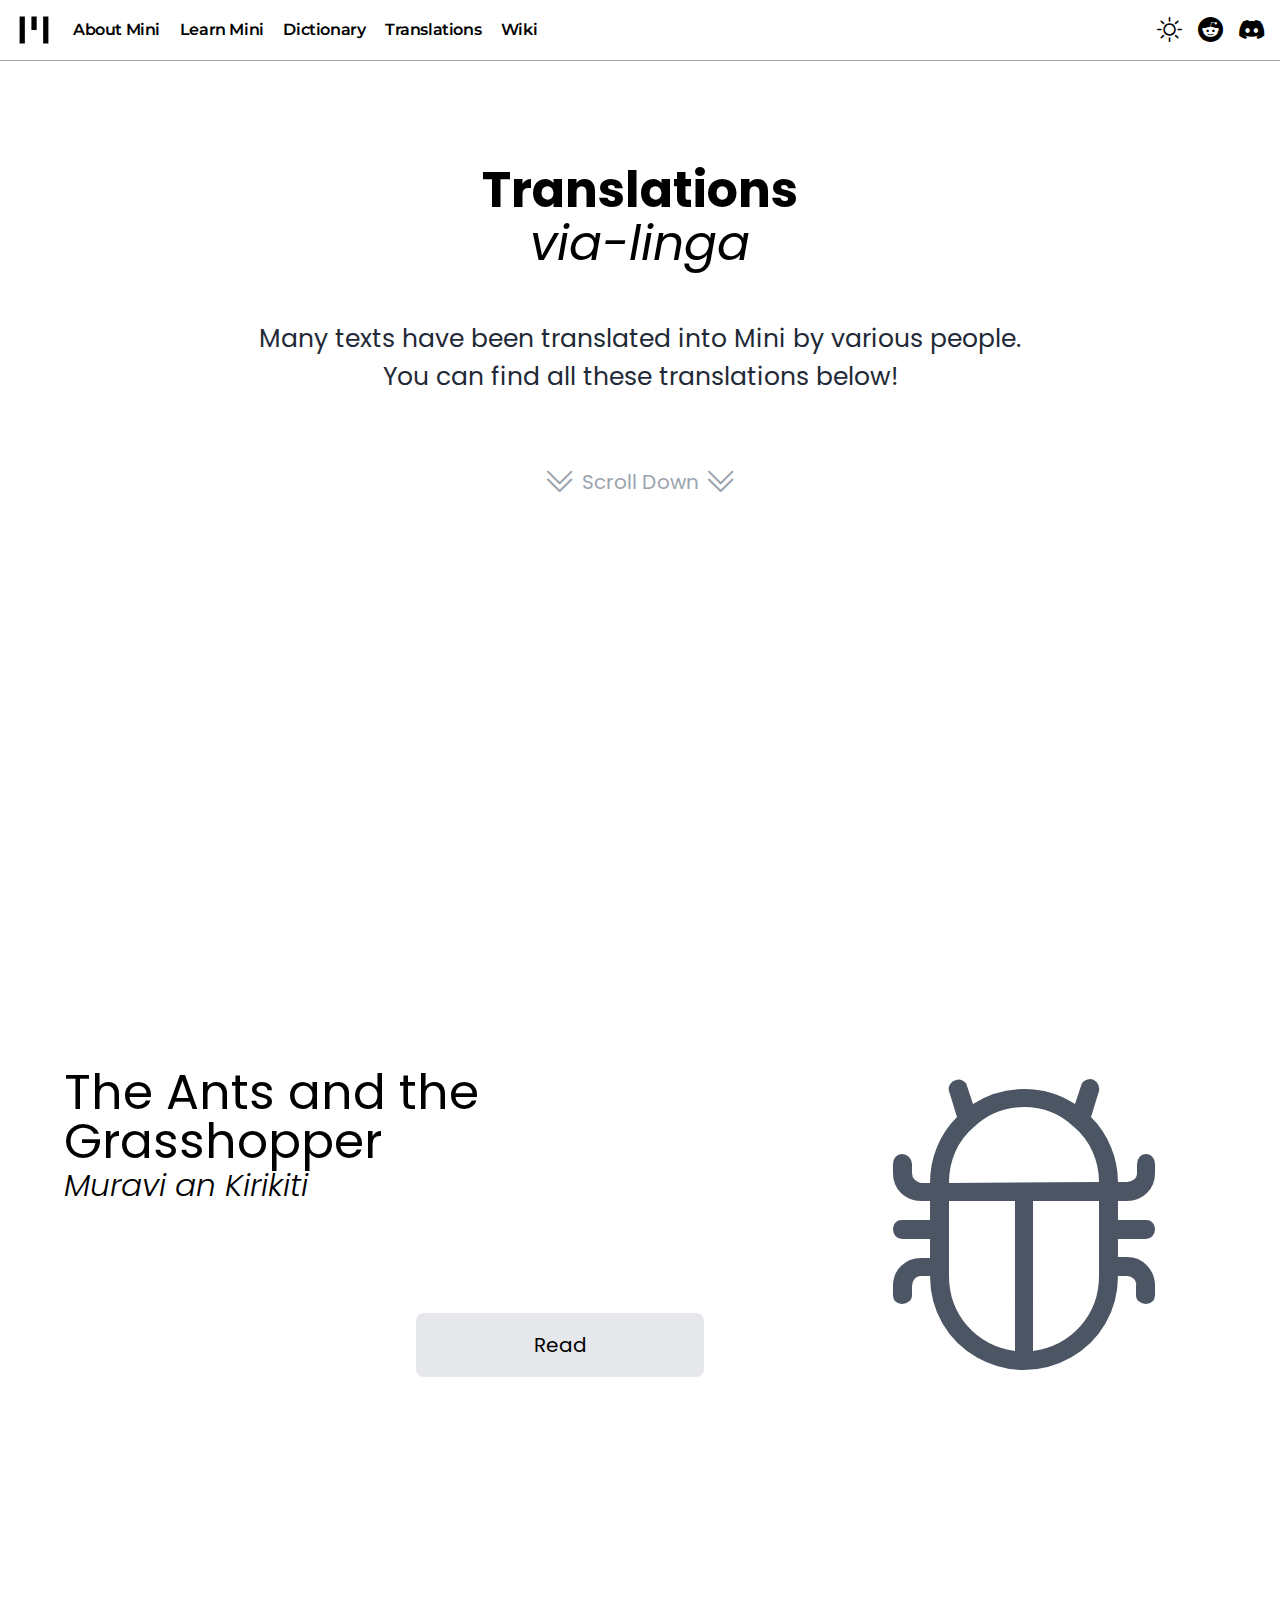
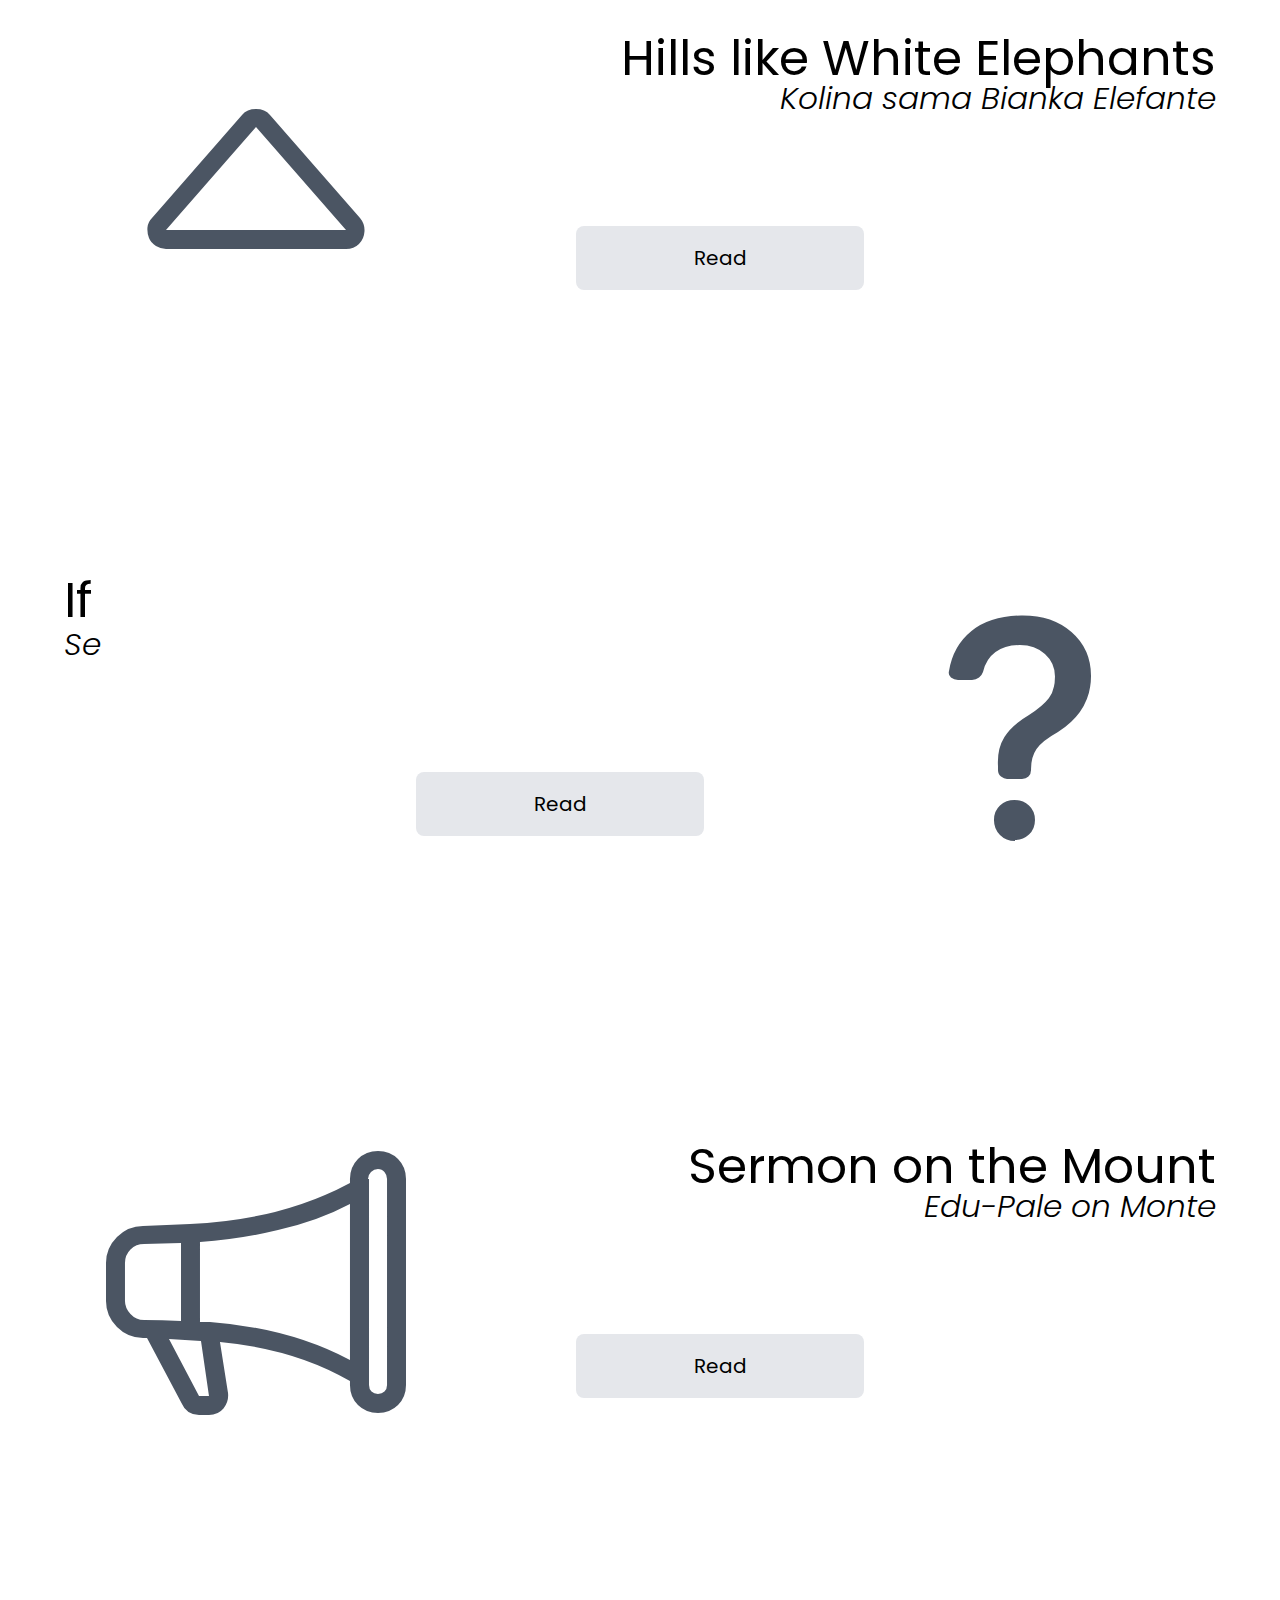
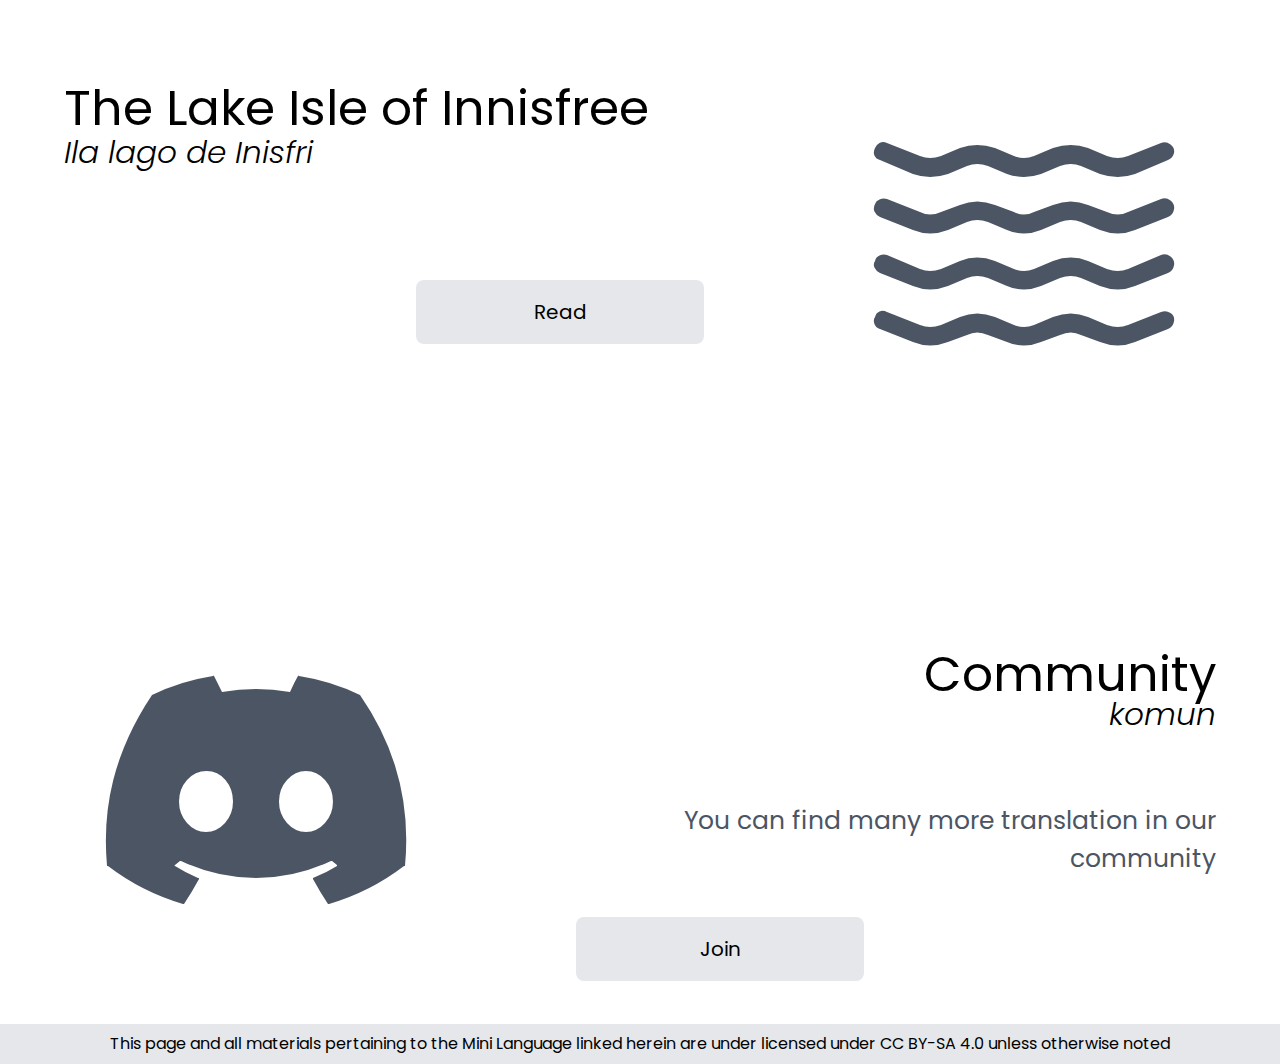
<file: translations/index.html>
<!DOCTYPE html>
<html lang="en">

<head>
    <meta charset="UTF-8">
    <meta name="viewport" content="width=device-width, initial-scale=1.0">
    <link href="/css/output.css" rel="stylesheet">
    <link rel="stylesheet" href="https://cdn.jsdelivr.net/npm/bootstrap-icons@1.11.3/font/bootstrap-icons.min.css">
    <title>Translations</title>
    <link rel="icon" href="/favicon.svg" sizes="any" type="image/svg+xml" />
    <script>
        function refreshDarkMode() {
            if (localStorage.theme === 'dark' || (!('theme' in localStorage) && window.matchMedia('(prefers-color-scheme: dark)').matches)) {
                document.documentElement.classList.add('dark')
                document.querySelector("link[rel~='icon']").href = "/favicon-dark.svg";
                for (var v of document.getElementsByClassName('favicon')) {
                    v.src = "/favicon-dark.svg"
                }
                //                document.body.classList.push("dark")
                var colorSchemeSwitch = document.getElementById('color-scheme-switch')
                colorSchemeSwitch.classList.remove("bi-sun")
                colorSchemeSwitch.classList.add("bi-moon")
            } else {
                document.documentElement.classList.remove('dark')
                document.querySelector("link[rel~='icon']").href = "/favicon.svg";
                for (var v of document.getElementsByClassName('favicon')) {
                    v.src = "/favicon.svg"
                }
                document.documentElement.style.setProperty('color-scheme', 'only light')
                var colorSchemeSwitch = document.getElementById('color-scheme-switch')
                colorSchemeSwitch.classList.remove("bi-moon")
                colorSchemeSwitch.classList.add("bi-sun")
            }
        }
        refreshDarkMode()

        function switchColorSchemes() {
            if (localStorage.theme === 'dark') {
                localStorage.theme = 'light'
            }
            else {
                localStorage.theme = 'dark'
            }
            refreshDarkMode()
        }
    </script>
</head>



<body class="self-center align-middle text-center items-center overflow-x-hidden dark:bg-black">
    <div class=" text-left items-start fixed w-full">
        <ul class="bg-white dark:bg-black py-3">
                <li class="inline px-2 ps-4 tracking-tight montserrat-semibold align-middle dark:text-white"><a
                                href="/"> <img src="/favicon.svg" alt="Home"
                                        class="inline size-9 align-middle favicon"></a></li>
                <li class="inline px-2 tracking-tight montserrat-semibold align-middle dark:text-white"><a
                                href="/about"> About
                                Mini </a></li>
                <li class="inline px-2 tracking-tight montserrat-semibold align-middle disappearing dark:text-white"><a
                                href="/learn"> Learn
                                Mini </a></li>
                <li class="inline px-2 tracking-tight montserrat-semibold align-middle disappearing dark:text-white"><a
                                href="https://jprogr.github.io/buku-name"> Dictionary </a></li>
                <li class="inline px-2 tracking-tight montserrat-semibold align-middle disappearing dark:text-white"><a
                                href="/translations">
                                Translations </a></li>
                <li class="inline px-2 tracking-tight montserrat-semibold align-middle disappearing dark:text-white"><a
                                href="https://minilang.fandom.com/wiki/Mini_Wiki"> Wiki </a></li>

                <li class="inline px-2 pe-4 align-middle float-right "> <a href="https://discord.gg/ajA6Z4VrkJ"><i
                                        class="bi bi-discord text-2xl align-middle dark:text-white"></i></a></li>
                <li class="inline px-2 align-middle float-right "> <a href="https://www.reddit.com/r/MiniLang/"><i
                                        class="bi bi-reddit text-2xl align-middle dark:text-white"></i></a></li>
                <li class="inline px-2 align-middle float-right "> <button onclick="switchColorSchemes()" class="bg-transparent"><i
                                        id="color-scheme-switch"
                                        class="bi bi-sun text-2xl align-middle dark:text-white"></i></a></li>

        </ul>
        <hr class="border-0 bg-gray-400" style="height: 0.5px;">
</div>




<div class="w-full h-screen">
    <img class="inline align-middle opacity-0" style="width: 15rem; height: 4rem; margin-top: 7%" id="logo2">
    <h1 class="poppins-bold text-2xl md:text-5xl dark:text-white">Translations</h1>
    <h1 class="poppins-italic text-2xl md:text-5xl -mt-3 md:-mt-5 dark:text-white">via-linga</h1>
    <div class=" w-3/5 m-auto text-xl md:text-2xl poppins-regular text-gray-800 dark:text-gray-200 mt-10">
        <p>Many texts have been translated into Mini by various people. You can find all these translations below!</p>
    </div>
    
    <div class=" mt-16 text-xl text-gray-400 dark:text-gray-600"><i
            class="bi bi-chevron-double-down inline text-3xl align-middle"></i>
        <p class="inline align-middle poppins-regular">Scroll Down</p> <i
            class="bi bi-chevron-double-down inline text-3xl align-middle"></i>
    </div>
    
</div>


<script>
    if (screen.width < 1200) {
        try {
            document.getElementById('logo').style.width = '7rem'
            document.getElementById('logo').style.height = '7rem'
            document.getElementById('logo').style.marginTop = '40%'
        }
        catch { }

        try {
            document.getElementById('logo2').style.width = '7rem'
            document.getElementById('logo2').style.height = '1rem'
            document.getElementById('logo2').style.marginTop = '40%'
        }
        catch { }
    }
</script>



<p> </p>
<div class="w-full mt-20">
    <div class="text-start ml-16 w-3/4 md:w-1/2 float-left mt-16 inline-block dark:text-white">
        <p class="text-3xl md:text-5xl poppins-regular -mb-5 leading-none">The Ants and the Grasshopper</p>
        <p class="text-2xl md:text-3xl poppins-lightitalic mt-4 disappearing">Muravi an Kirikiti</p>
        <p class="text-1xl md:text-2xl text-gray-600 dark:text-gray-400 mt-8 md:mt-16 poppins-regular">
            </p>
        <a class="text-base md:text-xl bg-gray-200 dark:bg-gray-800 w-48 md:w-72 h-12 md:h-16 mt-10 float-end rounded-lg poppins-regular text-center leading-[4rem]"
            href='https://minilang.fandom.com/wiki/Litera:Muravi_an_Kirikiti'>Read</a>
    </div>
    <i class="bi bi-bug disappearing text-gray-600 dark:text-gray-400 mt-16 ml-16" style=" font-size: 300px"></i>
</div>

<p> </p>
<div class=" w-full float-left md:float-right mr-16 mt-20 dark:text-white">
    <div class=" text-start md:text-end ml-16 w-3/4 md:w-1/2 float-left md:float-right mt-16">
        <p class="text-3xl md:text-5xl poppins-regular -mb-5">Hills like White Elephants</p>
        <p class="text-2xl md:text-3xl poppins-lightitalic disappearing">Kolina sama Bianka Elefante</p>
        <p class="text-1xl md:text-2xl text-gray-600 dark:text-gray-400 mt-8 md:mt-16 poppins-regular">
            </p>
        <a class="text-base md:text-xl bg-gray-200 dark:bg-gray-800 w-48 md:w-72 h-12 md:h-16 mt-10 md:float-start float-end rounded-lg poppins-regular text-center leading-[4rem]"
            href='https://minilang.fandom.com/wiki/Litera:Kolina_sama_Bianka_Elefante'>Read</a>

    </div>
    <i class="bi bi-caret-up disappearing text-gray-600 dark:text-gray-400 mt-16 ml-16" style=" font-size: 300px"></i>
</div>

<p> </p>
<div class="w-full mt-20">
    <div class="text-start ml-16 w-3/4 md:w-1/2 float-left mt-16 inline-block dark:text-white">
        <p class="text-3xl md:text-5xl poppins-regular -mb-5 leading-none">If</p>
        <p class="text-2xl md:text-3xl poppins-lightitalic mt-4 disappearing">Se</p>
        <p class="text-1xl md:text-2xl text-gray-600 dark:text-gray-400 mt-8 md:mt-16 poppins-regular">
            </p>
        <a class="text-base md:text-xl bg-gray-200 dark:bg-gray-800 w-48 md:w-72 h-12 md:h-16 mt-10 float-end rounded-lg poppins-regular text-center leading-[4rem]"
            href='https://jprogr.github.io/mini-lessons'>Read</a>
    </div>
    <i class="bi bi-question-lg disappearing text-gray-600 dark:text-gray-400 mt-16 ml-16" style=" font-size: 300px"></i>
</div>

<p> </p>
<div class=" w-full float-left md:float-right mr-16 mt-20 dark:text-white">
    <div class=" text-start md:text-end ml-16 w-3/4 md:w-1/2 float-left md:float-right mt-16">
        <p class="text-3xl md:text-5xl poppins-regular -mb-5">Sermon on the Mount</p>
        <p class="text-2xl md:text-3xl poppins-lightitalic disappearing">Edu-Pale on Monte</p>
        <p class="text-1xl md:text-2xl text-gray-600 dark:text-gray-400 mt-8 md:mt-16 poppins-regular">
            </p>
        <a class="text-base md:text-xl bg-gray-200 dark:bg-gray-800 w-48 md:w-72 h-12 md:h-16 mt-10 md:float-start float-end rounded-lg poppins-regular text-center leading-[4rem]"
            href='https://minilang.fandom.com/wiki/Litera:Biblia#5:_Edu-Pale_en_Monte'>Read</a>

    </div>
    <i class="bi bi-megaphone disappearing text-gray-600 dark:text-gray-400 mt-16 ml-16" style=" font-size: 300px"></i>
</div>

<p> </p>
<div class="w-full mt-20">
    <div class="text-start ml-16 w-3/4 md:w-1/2 float-left mt-16 inline-block dark:text-white">
        <p class="text-3xl md:text-5xl poppins-regular -mb-5 leading-none">The Lake Isle of Innisfree</p>
        <p class="text-2xl md:text-3xl poppins-lightitalic mt-4 disappearing">Ila lago de Inisfri</p>
        <p class="text-1xl md:text-2xl text-gray-600 dark:text-gray-400 mt-8 md:mt-16 poppins-regular">
            </p>
        <a class="text-base md:text-xl bg-gray-200 dark:bg-gray-800 w-48 md:w-72 h-12 md:h-16 mt-10 float-end rounded-lg poppins-regular text-center leading-[4rem]"
            href='https://minilang.fandom.com/wiki/Litera:Ila_lago_de_Inisfri'>Read</a>
    </div>
    <i class="bi bi-water disappearing text-gray-600 dark:text-gray-400 mt-16 ml-16" style=" font-size: 300px"></i>
</div>

<p> </p>
<div class=" w-full float-left md:float-right mr-16 mt-20 dark:text-white">
    <div class=" text-start md:text-end ml-16 w-3/4 md:w-1/2 float-left md:float-right mt-16">
        <p class="text-3xl md:text-5xl poppins-regular -mb-5">Community</p>
        <p class="text-2xl md:text-3xl poppins-lightitalic disappearing">komun</p>
        <p class="text-1xl md:text-2xl text-gray-600 dark:text-gray-400 mt-8 md:mt-16 poppins-regular">
            You can find many more translation in our community</p>
        <a class="text-base md:text-xl bg-gray-200 dark:bg-gray-800 w-48 md:w-72 h-12 md:h-16 mt-10 md:float-start float-end rounded-lg poppins-regular text-center leading-[4rem]"
            href='https://discord.gg/ajA6Z4VrkJ'>Join</a>

    </div>
    <i class="bi bi-discord disappearing text-gray-600 dark:text-gray-400 mt-16 ml-16" style=" font-size: 300px"></i>
</div>



<div
    class=" text-center mt-40 bg-gray-200 dark:bg-gray-800 poppins-regular text-xs md:text-base h-10 flex w-full items-center content-center justify-center">
    <p class="dark:text-white">This page and all materials pertaining to the Mini Language linked herein are under
        licensed under CC
        BY-SA 4.0 unless otherwise noted</p>
</div>

    

</body>

<script>
    if (screen.width < 768) {
        var disappearing = document.getElementsByClassName('disappearing')
        var i = 0
        while (i < disappearing.length) {
            disappearing.item(i).remove()
        }
    }
    refreshDarkMode()
</script>

</html>
</file>
<file: css/output.css>
/*
! tailwindcss v3.4.1 | MIT License | https://tailwindcss.com
*/

/*
1. Prevent padding and border from affecting element width. (https://github.com/mozdevs/cssremedy/issues/4)
2. Allow adding a border to an element by just adding a border-width. (https://github.com/tailwindcss/tailwindcss/pull/116)
*/

*,
::before,
::after {
  box-sizing: border-box;
  /* 1 */
  border-width: 0;
  /* 2 */
  border-style: solid;
  /* 2 */
  border-color: #e5e7eb;
  /* 2 */
}

::before,
::after {
  --tw-content: '';
}

/*
1. Use a consistent sensible line-height in all browsers.
2. Prevent adjustments of font size after orientation changes in iOS.
3. Use a more readable tab size.
4. Use the user's configured `sans` font-family by default.
5. Use the user's configured `sans` font-feature-settings by default.
6. Use the user's configured `sans` font-variation-settings by default.
7. Disable tap highlights on iOS
*/

html,
:host {
  line-height: 1.5;
  /* 1 */
  -webkit-text-size-adjust: 100%;
  /* 2 */
  /* 3 */
  -o-tab-size: 4;
     tab-size: 4;
  /* 3 */
  font-family: ui-sans-serif, system-ui, sans-serif, "Apple Color Emoji", "Segoe UI Emoji", "Segoe UI Symbol", "Noto Color Emoji";
  /* 4 */
  font-feature-settings: normal;
  /* 5 */
  font-variation-settings: normal;
  /* 6 */
  -webkit-tap-highlight-color: transparent;
  /* 7 */
}

/*
1. Remove the margin in all browsers.
2. Inherit line-height from `html` so users can set them as a class directly on the `html` element.
*/

body {
  margin: 0;
  /* 1 */
  line-height: inherit;
  /* 2 */
}

/*
1. Add the correct height in Firefox.
2. Correct the inheritance of border color in Firefox. (https://bugzilla.mozilla.org/show_bug.cgi?id=190655)
3. Ensure horizontal rules are visible by default.
*/

hr {
  height: 0;
  /* 1 */
  color: inherit;
  /* 2 */
  border-top-width: 1px;
  /* 3 */
}

/*
Add the correct text decoration in Chrome, Edge, and Safari.
*/

abbr:where([title]) {
  -webkit-text-decoration: underline dotted;
          text-decoration: underline dotted;
}

/*
Remove the default font size and weight for headings.
*/

h1,
h2,
h3,
h4,
h5,
h6 {
  font-size: inherit;
  font-weight: inherit;
}

/*
Reset links to optimize for opt-in styling instead of opt-out.
*/

a {
  color: inherit;
  text-decoration: inherit;
}

/*
Add the correct font weight in Edge and Safari.
*/

b,
strong {
  font-weight: bolder;
}

/*
1. Use the user's configured `mono` font-family by default.
2. Use the user's configured `mono` font-feature-settings by default.
3. Use the user's configured `mono` font-variation-settings by default.
4. Correct the odd `em` font sizing in all browsers.
*/

code,
kbd,
samp,
pre {
  font-family: ui-monospace, SFMono-Regular, Menlo, Monaco, Consolas, "Liberation Mono", "Courier New", monospace;
  /* 1 */
  font-feature-settings: normal;
  /* 2 */
  font-variation-settings: normal;
  /* 3 */
  font-size: 1em;
  /* 4 */
}

/*
Add the correct font size in all browsers.
*/

small {
  font-size: 80%;
}

/*
Prevent `sub` and `sup` elements from affecting the line height in all browsers.
*/

sub,
sup {
  font-size: 75%;
  line-height: 0;
  position: relative;
  vertical-align: baseline;
}

sub {
  bottom: -0.25em;
}

sup {
  top: -0.5em;
}

/*
1. Remove text indentation from table contents in Chrome and Safari. (https://bugs.chromium.org/p/chromium/issues/detail?id=999088, https://bugs.webkit.org/show_bug.cgi?id=201297)
2. Correct table border color inheritance in all Chrome and Safari. (https://bugs.chromium.org/p/chromium/issues/detail?id=935729, https://bugs.webkit.org/show_bug.cgi?id=195016)
3. Remove gaps between table borders by default.
*/

table {
  text-indent: 0;
  /* 1 */
  border-color: inherit;
  /* 2 */
  border-collapse: collapse;
  /* 3 */
}

/*
1. Change the font styles in all browsers.
2. Remove the margin in Firefox and Safari.
3. Remove default padding in all browsers.
*/

button,
input,
optgroup,
select,
textarea {
  font-family: inherit;
  /* 1 */
  font-feature-settings: inherit;
  /* 1 */
  font-variation-settings: inherit;
  /* 1 */
  font-size: 100%;
  /* 1 */
  font-weight: inherit;
  /* 1 */
  line-height: inherit;
  /* 1 */
  color: inherit;
  /* 1 */
  margin: 0;
  /* 2 */
  padding: 0;
  /* 3 */
}

/*
Remove the inheritance of text transform in Edge and Firefox.
*/

button,
select {
  text-transform: none;
}

/*
1. Correct the inability to style clickable types in iOS and Safari.
2. Remove default button styles.
*/

button,
[type='button'],
[type='reset'],
[type='submit'] {
  -webkit-appearance: button;
  /* 1 */
  background-color: transparent;
  /* 2 */
  background-image: none;
  /* 2 */
}

/*
Use the modern Firefox focus style for all focusable elements.
*/

:-moz-focusring {
  outline: auto;
}

/*
Remove the additional `:invalid` styles in Firefox. (https://github.com/mozilla/gecko-dev/blob/2f9eacd9d3d995c937b4251a5557d95d494c9be1/layout/style/res/forms.css#L728-L737)
*/

:-moz-ui-invalid {
  box-shadow: none;
}

/*
Add the correct vertical alignment in Chrome and Firefox.
*/

progress {
  vertical-align: baseline;
}

/*
Correct the cursor style of increment and decrement buttons in Safari.
*/

::-webkit-inner-spin-button,
::-webkit-outer-spin-button {
  height: auto;
}

/*
1. Correct the odd appearance in Chrome and Safari.
2. Correct the outline style in Safari.
*/

[type='search'] {
  -webkit-appearance: textfield;
  /* 1 */
  outline-offset: -2px;
  /* 2 */
}

/*
Remove the inner padding in Chrome and Safari on macOS.
*/

::-webkit-search-decoration {
  -webkit-appearance: none;
}

/*
1. Correct the inability to style clickable types in iOS and Safari.
2. Change font properties to `inherit` in Safari.
*/

::-webkit-file-upload-button {
  -webkit-appearance: button;
  /* 1 */
  font: inherit;
  /* 2 */
}

/*
Add the correct display in Chrome and Safari.
*/

summary {
  display: list-item;
}

/*
Removes the default spacing and border for appropriate elements.
*/

blockquote,
dl,
dd,
h1,
h2,
h3,
h4,
h5,
h6,
hr,
figure,
p,
pre {
  margin: 0;
}

fieldset {
  margin: 0;
  padding: 0;
}

legend {
  padding: 0;
}

ol,
ul,
menu {
  list-style: none;
  margin: 0;
  padding: 0;
}

/*
Reset default styling for dialogs.
*/

dialog {
  padding: 0;
}

/*
Prevent resizing textareas horizontally by default.
*/

textarea {
  resize: vertical;
}

/*
1. Reset the default placeholder opacity in Firefox. (https://github.com/tailwindlabs/tailwindcss/issues/3300)
2. Set the default placeholder color to the user's configured gray 400 color.
*/

input::placeholder,
textarea::placeholder {
  opacity: 1;
  /* 1 */
  color: #9ca3af;
  /* 2 */
}

/*
Set the default cursor for buttons.
*/

button,
[role="button"] {
  cursor: pointer;
}

/*
Make sure disabled buttons don't get the pointer cursor.
*/

:disabled {
  cursor: default;
}

/*
1. Make replaced elements `display: block` by default. (https://github.com/mozdevs/cssremedy/issues/14)
2. Add `vertical-align: middle` to align replaced elements more sensibly by default. (https://github.com/jensimmons/cssremedy/issues/14#issuecomment-634934210)
   This can trigger a poorly considered lint error in some tools but is included by design.
*/

img,
svg,
video,
canvas,
audio,
iframe,
embed,
object {
  display: block;
  /* 1 */
  vertical-align: middle;
  /* 2 */
}

/*
Constrain images and videos to the parent width and preserve their intrinsic aspect ratio. (https://github.com/mozdevs/cssremedy/issues/14)
*/

img,
video {
  max-width: 100%;
  height: auto;
}

/* Make elements with the HTML hidden attribute stay hidden by default */

[hidden] {
  display: none;
}

*, ::before, ::after {
  --tw-border-spacing-x: 0;
  --tw-border-spacing-y: 0;
  --tw-translate-x: 0;
  --tw-translate-y: 0;
  --tw-rotate: 0;
  --tw-skew-x: 0;
  --tw-skew-y: 0;
  --tw-scale-x: 1;
  --tw-scale-y: 1;
  --tw-pan-x:  ;
  --tw-pan-y:  ;
  --tw-pinch-zoom:  ;
  --tw-scroll-snap-strictness: proximity;
  --tw-gradient-from-position:  ;
  --tw-gradient-via-position:  ;
  --tw-gradient-to-position:  ;
  --tw-ordinal:  ;
  --tw-slashed-zero:  ;
  --tw-numeric-figure:  ;
  --tw-numeric-spacing:  ;
  --tw-numeric-fraction:  ;
  --tw-ring-inset:  ;
  --tw-ring-offset-width: 0px;
  --tw-ring-offset-color: #fff;
  --tw-ring-color: rgb(59 130 246 / 0.5);
  --tw-ring-offset-shadow: 0 0 #0000;
  --tw-ring-shadow: 0 0 #0000;
  --tw-shadow: 0 0 #0000;
  --tw-shadow-colored: 0 0 #0000;
  --tw-blur:  ;
  --tw-brightness:  ;
  --tw-contrast:  ;
  --tw-grayscale:  ;
  --tw-hue-rotate:  ;
  --tw-invert:  ;
  --tw-saturate:  ;
  --tw-sepia:  ;
  --tw-drop-shadow:  ;
  --tw-backdrop-blur:  ;
  --tw-backdrop-brightness:  ;
  --tw-backdrop-contrast:  ;
  --tw-backdrop-grayscale:  ;
  --tw-backdrop-hue-rotate:  ;
  --tw-backdrop-invert:  ;
  --tw-backdrop-opacity:  ;
  --tw-backdrop-saturate:  ;
  --tw-backdrop-sepia:  ;
}

::backdrop {
  --tw-border-spacing-x: 0;
  --tw-border-spacing-y: 0;
  --tw-translate-x: 0;
  --tw-translate-y: 0;
  --tw-rotate: 0;
  --tw-skew-x: 0;
  --tw-skew-y: 0;
  --tw-scale-x: 1;
  --tw-scale-y: 1;
  --tw-pan-x:  ;
  --tw-pan-y:  ;
  --tw-pinch-zoom:  ;
  --tw-scroll-snap-strictness: proximity;
  --tw-gradient-from-position:  ;
  --tw-gradient-via-position:  ;
  --tw-gradient-to-position:  ;
  --tw-ordinal:  ;
  --tw-slashed-zero:  ;
  --tw-numeric-figure:  ;
  --tw-numeric-spacing:  ;
  --tw-numeric-fraction:  ;
  --tw-ring-inset:  ;
  --tw-ring-offset-width: 0px;
  --tw-ring-offset-color: #fff;
  --tw-ring-color: rgb(59 130 246 / 0.5);
  --tw-ring-offset-shadow: 0 0 #0000;
  --tw-ring-shadow: 0 0 #0000;
  --tw-shadow: 0 0 #0000;
  --tw-shadow-colored: 0 0 #0000;
  --tw-blur:  ;
  --tw-brightness:  ;
  --tw-contrast:  ;
  --tw-grayscale:  ;
  --tw-hue-rotate:  ;
  --tw-invert:  ;
  --tw-saturate:  ;
  --tw-sepia:  ;
  --tw-drop-shadow:  ;
  --tw-backdrop-blur:  ;
  --tw-backdrop-brightness:  ;
  --tw-backdrop-contrast:  ;
  --tw-backdrop-grayscale:  ;
  --tw-backdrop-hue-rotate:  ;
  --tw-backdrop-invert:  ;
  --tw-backdrop-opacity:  ;
  --tw-backdrop-saturate:  ;
  --tw-backdrop-sepia:  ;
}

.fixed {
  position: fixed;
}

.float-end {
  float: inline-end;
}

.float-right {
  float: right;
}

.float-left {
  float: left;
}

.m-auto {
  margin: auto;
}

.-mb-5 {
  margin-bottom: -1.25rem;
}

.-mt-20 {
  margin-top: -5rem;
}

.-mt-3 {
  margin-top: -0.75rem;
}

.ml-16 {
  margin-left: 4rem;
}

.mr-16 {
  margin-right: 4rem;
}

.mt-10 {
  margin-top: 2.5rem;
}

.mt-16 {
  margin-top: 4rem;
}

.mt-20 {
  margin-top: 5rem;
}

.mt-4 {
  margin-top: 1rem;
}

.mt-40 {
  margin-top: 10rem;
}

.mt-8 {
  margin-top: 2rem;
}

.inline-block {
  display: inline-block;
}

.inline {
  display: inline;
}

.flex {
  display: flex;
}

.size-9 {
  width: 2.25rem;
  height: 2.25rem;
}

.h-10 {
  height: 2.5rem;
}

.h-12 {
  height: 3rem;
}

.h-screen {
  height: 100vh;
}

.w-3\/4 {
  width: 75%;
}

.w-3\/5 {
  width: 60%;
}

.w-48 {
  width: 12rem;
}

.w-full {
  width: 100%;
}

.content-center {
  align-content: center;
}

.items-start {
  align-items: flex-start;
}

.items-center {
  align-items: center;
}

.justify-center {
  justify-content: center;
}

.self-center {
  align-self: center;
}

.overflow-x-hidden {
  overflow-x: hidden;
}

.overflow-y-hidden {
  overflow-y: hidden;
}

.rounded-lg {
  border-radius: 0.5rem;
}

.border-0 {
  border-width: 0px;
}

.bg-gray-200 {
  --tw-bg-opacity: 1;
  background-color: rgb(229 231 235 / var(--tw-bg-opacity));
}

.bg-gray-400 {
  --tw-bg-opacity: 1;
  background-color: rgb(156 163 175 / var(--tw-bg-opacity));
}

.bg-transparent {
  background-color: transparent;
}

.bg-white {
  --tw-bg-opacity: 1;
  background-color: rgb(255 255 255 / var(--tw-bg-opacity));
}

.px-2 {
  padding-left: 0.5rem;
  padding-right: 0.5rem;
}

.py-3 {
  padding-top: 0.75rem;
  padding-bottom: 0.75rem;
}

.pe-4 {
  padding-inline-end: 1rem;
}

.ps-4 {
  padding-inline-start: 1rem;
}

.text-left {
  text-align: left;
}

.text-center {
  text-align: center;
}

.text-start {
  text-align: start;
}

.align-middle {
  vertical-align: middle;
}

.text-2xl {
  font-size: 1.563rem;
}

.text-3xl {
  font-size: 1.953rem;
}

.text-base {
  font-size: 1rem;
}

.text-xl {
  font-size: 1.25rem;
}

.text-xs {
  font-size: 0.75rem;
}

.leading-\[4rem\] {
  line-height: 4rem;
}

.leading-none {
  line-height: 1;
}

.tracking-tight {
  letter-spacing: -0.025em;
}

.text-gray-400 {
  --tw-text-opacity: 1;
  color: rgb(156 163 175 / var(--tw-text-opacity));
}

.text-gray-600 {
  --tw-text-opacity: 1;
  color: rgb(75 85 99 / var(--tw-text-opacity));
}

.text-gray-800 {
  --tw-text-opacity: 1;
  color: rgb(31 41 55 / var(--tw-text-opacity));
}

.opacity-0 {
  opacity: 0;
}

@font-face {
  font-family: 'Montserrat';

  src: url('/fonts/Montserrat/static/Montserrat-SemiBold.ttf');

  font-weight: 600;
}

@font-face {
  font-family: 'Poppins';

  src: url('/fonts/Poppins/Poppins-LightItalic.ttf');

  font-weight: 300;

  font-style: italic;
}

@font-face {
  font-family: 'Poppins';

  src: url('/fonts/Poppins/Poppins-Regular.ttf');

  font-weight: 400;
}

@font-face {
  font-family: 'Poppins';

  src: url('/fonts/Poppins/Poppins-Italic.ttf');

  font-weight: 400;

  font-style: italic;
}

@font-face {
  font-family: 'Poppins';

  src: url('/fonts/Poppins/Poppins-Bold.ttf');

  font-weight: 700;
}

.montserrat-semibold {
  font-family: 'Montserrat', sans-serif;
  font-weight: 600;
}

.poppins-regular {
  font-family: 'Poppins', sans-serif;
  font-weight: 400;
}

.poppins-lightitalic {
  font-family: 'Poppins', sans-serif;
  font-weight: 300;
  font-style: italic;
}

.poppins-italic {
  font-family: 'Poppins', sans-serif;
  font-weight: 400;
  font-style: italic;
}

.poppins-bold {
  font-family: 'Poppins', sans-serif;
  font-weight: 700;
}

@media (min-width: 768px) {
  .md\:float-start {
    float: inline-start;
  }

  .md\:float-right {
    float: right;
  }

  .md\:-mt-5 {
    margin-top: -1.25rem;
  }

  .md\:mt-10 {
    margin-top: 2.5rem;
  }

  .md\:mt-16 {
    margin-top: 4rem;
  }

  .md\:h-16 {
    height: 4rem;
  }

  .md\:w-1\/2 {
    width: 50%;
  }

  .md\:w-72 {
    width: 18rem;
  }

  .md\:text-end {
    text-align: end;
  }

  .md\:text-2xl {
    font-size: 1.563rem;
  }

  .md\:text-3xl {
    font-size: 1.953rem;
  }

  .md\:text-5xl {
    font-size: 3.052rem;
  }

  .md\:text-base {
    font-size: 1rem;
  }

  .md\:text-xl {
    font-size: 1.25rem;
  }
}

.dark\:bg-black:where(.dark, .dark *) {
  --tw-bg-opacity: 1;
  background-color: rgb(0 0 0 / var(--tw-bg-opacity));
}

.dark\:bg-gray-800:where(.dark, .dark *) {
  --tw-bg-opacity: 1;
  background-color: rgb(31 41 55 / var(--tw-bg-opacity));
}

.dark\:text-gray-200:where(.dark, .dark *) {
  --tw-text-opacity: 1;
  color: rgb(229 231 235 / var(--tw-text-opacity));
}

.dark\:text-gray-400:where(.dark, .dark *) {
  --tw-text-opacity: 1;
  color: rgb(156 163 175 / var(--tw-text-opacity));
}

.dark\:text-gray-600:where(.dark, .dark *) {
  --tw-text-opacity: 1;
  color: rgb(75 85 99 / var(--tw-text-opacity));
}

.dark\:text-white:where(.dark, .dark *) {
  --tw-text-opacity: 1;
  color: rgb(255 255 255 / var(--tw-text-opacity));
}
</file>
